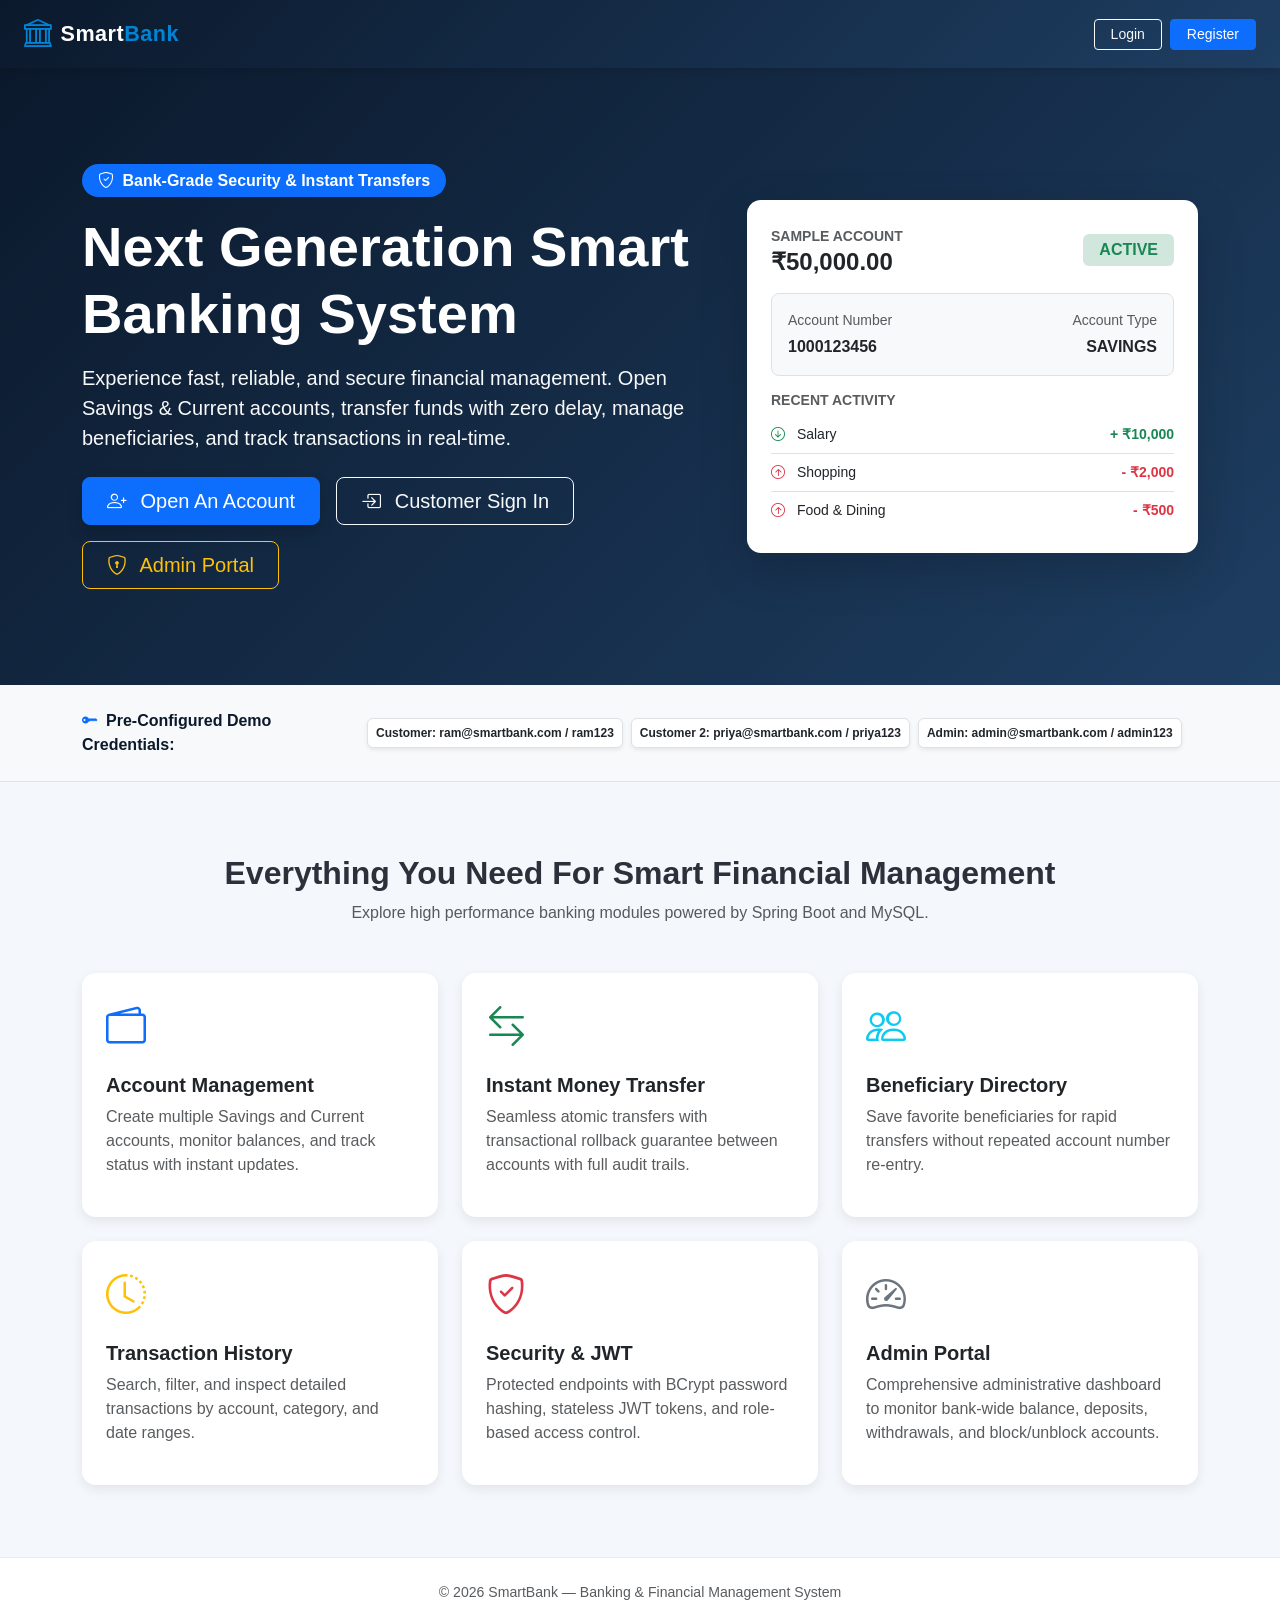
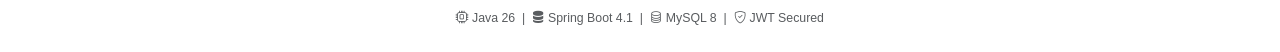
<file: src/main/resources/static/index.html>
<!DOCTYPE html>
<html lang="en">
<head>
    <meta charset="UTF-8">
    <meta name="viewport" content="width=device-width, initial-scale=1.0">
    <title>SmartBank - Modern Banking & Financial Management</title>
    <link href="https://cdn.jsdelivr.net/npm/bootstrap@5.3.3/dist/css/bootstrap.min.css" rel="stylesheet">
    <link href="https://cdn.jsdelivr.net/npm/bootstrap-icons@1.11.3/font/bootstrap-icons.min.css" rel="stylesheet">
    <link rel="stylesheet" href="css/style.css">
</head>
<body>
    <div id="navbarContainer"></div>

    <main>
        <!-- Hero Section -->
        <section class="py-5 text-white" style="background: linear-gradient(135deg, #0b192c 0%, #1e3e62 100%);">
            <div class="container py-5">
                <div class="row align-items-center">
                    <div class="col-lg-7">
                        <div class="badge bg-primary px-3 py-2 mb-3 rounded-pill fs-6">
                            <i class="bi bi-shield-check me-1"></i> Bank-Grade Security & Instant Transfers
                        </div>
                        <h1 class="display-4 fw-bold mb-3">Next Generation Smart Banking System</h1>
                        <p class="lead mb-4 text-light opacity-90">
                            Experience fast, reliable, and secure financial management. Open Savings & Current accounts, transfer funds with zero delay, manage beneficiaries, and track transactions in real-time.
                        </p>
                        <div class="d-flex flex-wrap gap-3">
                            <a href="register.html" class="btn btn-primary btn-lg px-4 shadow">
                                <i class="bi bi-person-plus me-2"></i> Open An Account
                            </a>
                            <a href="login.html" class="btn btn-outline-light btn-lg px-4">
                                <i class="bi bi-box-arrow-in-right me-2"></i> Customer Sign In
                            </a>
                            <a href="login.html?role=admin" class="btn btn-outline-warning btn-lg px-4">
                                <i class="bi bi-shield-lock me-2"></i> Admin Portal
                            </a>
                        </div>
                    </div>
                    <div class="col-lg-5 mt-5 mt-lg-0">
                        <!-- Preview Card -->
                        <div class="card card-custom p-4 bg-white text-dark shadow-lg">
                            <div class="d-flex justify-content-between align-items-center mb-3">
                                <div>
                                    <small class="text-muted text-uppercase fw-semibold">Sample Account</small>
                                    <h4 class="mb-0 fw-bold">₹50,000.00</h4>
                                </div>
                                <span class="badge bg-success-subtle text-success fs-6 px-3 py-2">ACTIVE</span>
                            </div>
                            <div class="p-3 bg-light rounded-3 mb-3 border">
                                <div class="d-flex justify-content-between text-muted small mb-1">
                                    <span>Account Number</span>
                                    <span>Account Type</span>
                                </div>
                                <div class="d-flex justify-content-between fw-bold">
                                    <span>1000123456</span>
                                    <span>SAVINGS</span>
                                </div>
                            </div>
                            <h6 class="fw-bold mb-2 text-muted text-uppercase small">Recent Activity</h6>
                            <div class="list-group list-group-flush small">
                                <div class="list-group-item px-0 d-flex justify-content-between">
                                    <div><i class="bi bi-arrow-down-circle text-success me-2"></i> Salary</div>
                                    <span class="text-success fw-bold">+ ₹10,000</span>
                                </div>
                                <div class="list-group-item px-0 d-flex justify-content-between">
                                    <div><i class="bi bi-arrow-up-circle text-danger me-2"></i> Shopping</div>
                                    <span class="text-danger fw-bold">- ₹2,000</span>
                                </div>
                                <div class="list-group-item px-0 d-flex justify-content-between">
                                    <div><i class="bi bi-arrow-up-circle text-danger me-2"></i> Food & Dining</div>
                                    <span class="text-danger fw-bold">- ₹500</span>
                                </div>
                            </div>
                        </div>
                    </div>
                </div>
            </div>
        </section>

        <!-- Demo Accounts Highlight Banner -->
        <section class="py-4 bg-light border-bottom">
            <div class="container">
                <div class="row align-items-center">
                    <div class="col-md-3 text-center text-md-start mb-2 mb-md-0">
                        <span class="fw-bold text-navy"><i class="bi bi-key-fill text-primary me-2"></i>Pre-Configured Demo Credentials:</span>
                    </div>
                    <div class="col-md-9">
                        <div class="d-flex flex-wrap gap-2 justify-content-center justify-content-md-start">
                            <span class="badge bg-white text-dark border p-2 shadow-sm">
                                <strong>Customer:</strong> ram@smartbank.com / ram123
                            </span>
                            <span class="badge bg-white text-dark border p-2 shadow-sm">
                                <strong>Customer 2:</strong> priya@smartbank.com / priya123
                            </span>
                            <span class="badge bg-white text-dark border p-2 shadow-sm">
                                <strong>Admin:</strong> admin@smartbank.com / admin123
                            </span>
                        </div>
                    </div>
                </div>
            </div>
        </section>

        <!-- Features Section -->
        <section class="py-5">
            <div class="container py-4">
                <div class="text-center mb-5">
                    <h2 class="fw-bold">Everything You Need For Smart Financial Management</h2>
                    <p class="text-muted">Explore high performance banking modules powered by Spring Boot and MySQL.</p>
                </div>
                <div class="row g-4">
                    <div class="col-md-4">
                        <div class="card card-custom h-100 p-4">
                            <div class="feature-icon text-primary fs-1 mb-3">
                                <i class="bi bi-wallet2"></i>
                            </div>
                            <h5 class="fw-bold">Account Management</h5>
                            <p class="text-muted">Create multiple Savings and Current accounts, monitor balances, and track status with instant updates.</p>
                        </div>
                    </div>
                    <div class="col-md-4">
                        <div class="card card-custom h-100 p-4">
                            <div class="feature-icon text-success fs-1 mb-3">
                                <i class="bi bi-arrow-left-right"></i>
                            </div>
                            <h5 class="fw-bold">Instant Money Transfer</h5>
                            <p class="text-muted">Seamless atomic transfers with transactional rollback guarantee between accounts with full audit trails.</p>
                        </div>
                    </div>
                    <div class="col-md-4">
                        <div class="card card-custom h-100 p-4">
                            <div class="feature-icon text-info fs-1 mb-3">
                                <i class="bi bi-people"></i>
                            </div>
                            <h5 class="fw-bold">Beneficiary Directory</h5>
                            <p class="text-muted">Save favorite beneficiaries for rapid transfers without repeated account number re-entry.</p>
                        </div>
                    </div>
                    <div class="col-md-4">
                        <div class="card card-custom h-100 p-4">
                            <div class="feature-icon text-warning fs-1 mb-3">
                                <i class="bi bi-clock-history"></i>
                            </div>
                            <h5 class="fw-bold">Transaction History</h5>
                            <p class="text-muted">Search, filter, and inspect detailed transactions by account, category, and date ranges.</p>
                        </div>
                    </div>
                    <div class="col-md-4">
                        <div class="card card-custom h-100 p-4">
                            <div class="feature-icon text-danger fs-1 mb-3">
                                <i class="bi bi-shield-check"></i>
                            </div>
                            <h5 class="fw-bold">Security & JWT</h5>
                            <p class="text-muted">Protected endpoints with BCrypt password hashing, stateless JWT tokens, and role-based access control.</p>
                        </div>
                    </div>
                    <div class="col-md-4">
                        <div class="card card-custom h-100 p-4">
                            <div class="feature-icon text-secondary fs-1 mb-3">
                                <i class="bi bi-speedometer2"></i>
                            </div>
                            <h5 class="fw-bold">Admin Portal</h5>
                            <p class="text-muted">Comprehensive administrative dashboard to monitor bank-wide balance, deposits, withdrawals, and block/unblock accounts.</p>
                        </div>
                    </div>
                </div>
            </div>
        </section>
    </main>

    <div id="footerContainer"></div>

    <script src="https://cdn.jsdelivr.net/npm/bootstrap@5.3.3/dist/js/bootstrap.bundle.min.js"></script>
    <script src="js/app.js"></script>
    <script>
        document.addEventListener('DOMContentLoaded', () => {
            renderNavbar('home');
        });
    </script>
</body>
</html>
</file>
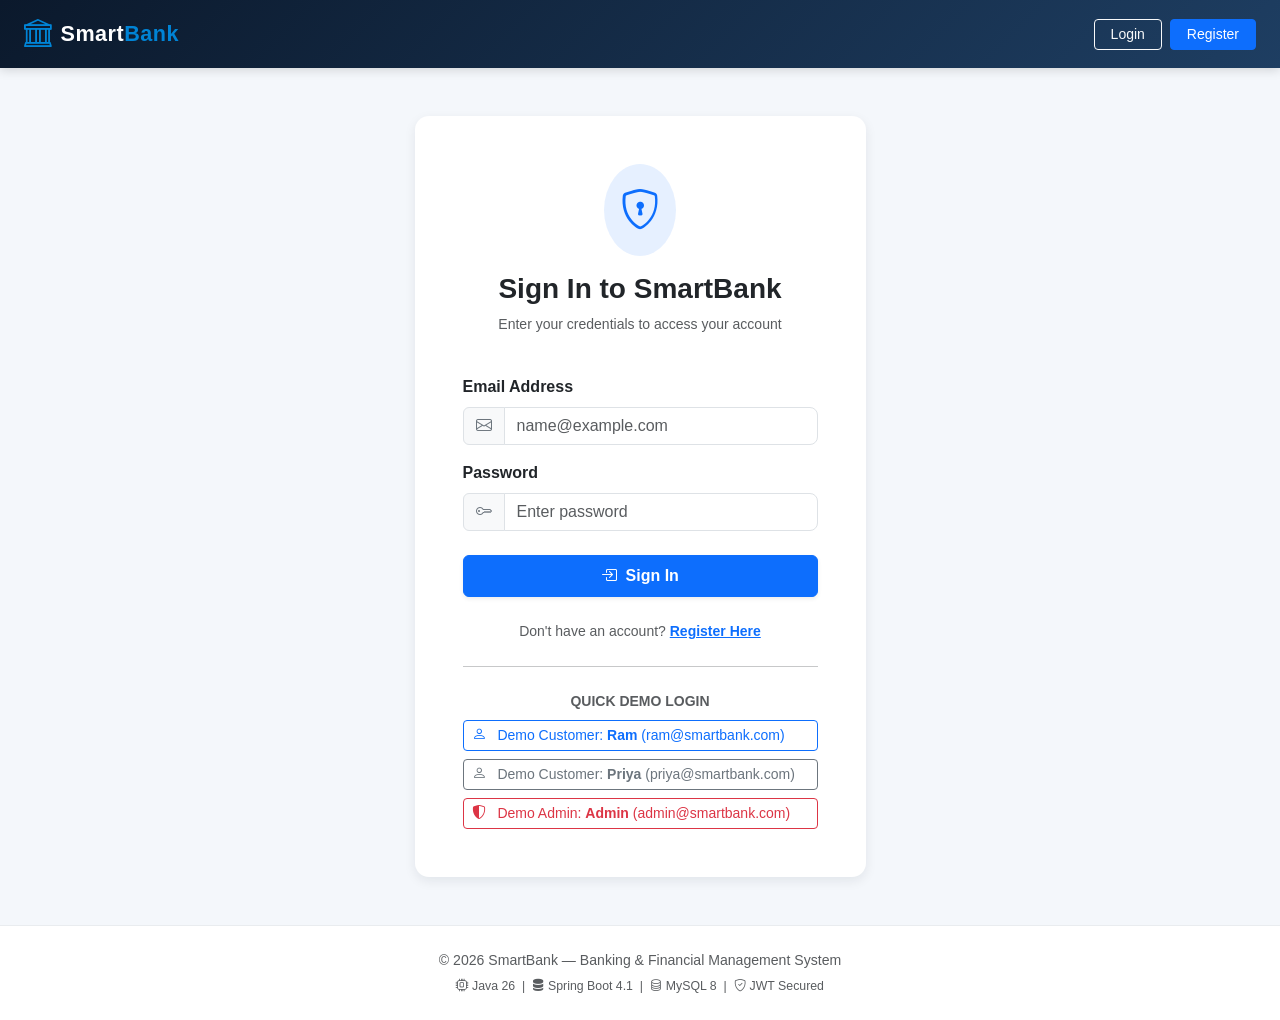
<file: src/main/resources/static/accounts.html>
<!DOCTYPE html>
<html lang="en">
<head>
    <meta charset="UTF-8">
    <meta name="viewport" content="width=device-width, initial-scale=1.0">
    <title>My Accounts - SmartBank</title>
    <link href="https://cdn.jsdelivr.net/npm/bootstrap@5.3.3/dist/css/bootstrap.min.css" rel="stylesheet">
    <link href="https://cdn.jsdelivr.net/npm/bootstrap-icons@1.11.3/font/bootstrap-icons.min.css" rel="stylesheet">
    <link rel="stylesheet" href="css/style.css">
</head>
<body>
    <div id="navbarContainer"></div>

    <main class="py-4">
        <div class="container">
            <div class="d-flex flex-column flex-md-row justify-content-between align-items-md-center mb-4 gap-3">
                <div>
                    <h3 class="fw-bold mb-1"><i class="bi bi-wallet2 text-primary me-2"></i>My Bank Accounts</h3>
                    <p class="text-muted small mb-0">Manage your Savings and Current accounts with SmartBank</p>
                </div>
                <button class="btn btn-primary shadow-sm" data-bs-toggle="modal" data-bs-target="#createAccountModal">
                    <i class="bi bi-plus-circle me-1"></i> Open New Account
                </button>
            </div>

            <!-- Accounts Grid -->
            <div class="row g-4 mb-4" id="accountsContainer">
                <div class="col-12 text-center py-5">
                    <div class="spinner-border text-primary" role="status"></div>
                    <div class="text-muted mt-2">Loading your accounts...</div>
                </div>
            </div>
        </div>
    </main>

    <!-- Create Account Modal -->
    <div class="modal fade" id="createAccountModal" tabindex="-1" aria-labelledby="createAccountModalLabel" aria-hidden="true">
        <div class="modal-dialog">
            <div class="modal-content">
                <div class="modal-header">
                    <h5 class="modal-title fw-bold" id="createAccountModalLabel"><i class="bi bi-bank text-primary me-2"></i>Open a New Account</h5>
                    <button type="button" class="btn-close" data-bs-dismiss="modal" aria-label="Close"></button>
                </div>
                <form id="createAccountForm">
                    <div class="modal-body">
                        <div class="mb-3">
                            <label for="accountType" class="form-label fw-semibold">Account Type</label>
                            <select class="form-select" id="accountType" required>
                                <option value="SAVINGS">Savings Account (Standard)</option>
                                <option value="CURRENT">Current Account (Business/High-Volume)</option>
                            </select>
                        </div>
                        <div class="mb-3">
                            <label for="customAccountNumber" class="form-label fw-semibold">Account Number (Optional)</label>
                            <input type="text" class="form-control" id="customAccountNumber" placeholder="Leave blank to auto-generate (10 digits)">
                            <small class="text-muted">If left blank, a unique 10-digit number will be generated automatically.</small>
                        </div>
                        <div class="mb-3">
                            <label for="initialDeposit" class="form-label fw-semibold">Initial Deposit (₹)</label>
                            <div class="input-group">
                                <span class="input-group-text">₹</span>
                                <input type="number" class="form-control" id="initialDeposit" min="0" step="0.01" value="0.00">
                            </div>
                            <small class="text-muted">Optional initial funds to credit immediately upon opening.</small>
                        </div>
                    </div>
                    <div class="modal-footer">
                        <button type="button" class="btn btn-secondary" data-bs-dismiss="modal">Cancel</button>
                        <button type="submit" class="btn btn-primary" id="saveAccountBtn">
                            <span class="spinner-border spinner-border-sm me-1 d-none" id="saveAccountSpinner"></span>
                            Open Account
                        </button>
                    </div>
                </form>
            </div>
        </div>
    </div>

    <div id="footerContainer"></div>

    <script src="https://cdn.jsdelivr.net/npm/bootstrap@5.3.3/dist/js/bootstrap.bundle.min.js"></script>
    <script src="js/app.js"></script>
    <script>
        async function loadAccounts() {
            requireAuth();
            const container = document.getElementById('accountsContainer');
            container.innerHTML = skeletonCards(3);

            try {
                const res = await authFetch('/api/accounts/my');
                const accounts = await res.json();

                if (!accounts || accounts.length === 0) {
                    container.innerHTML = `
                        <div class="col-12 text-center py-5">
                            <i class="bi bi-wallet2 fs-1 text-muted"></i>
                            <h5 class="fw-bold mt-3">No Accounts Found</h5>
                            <p class="text-muted">You do not have any open accounts yet.</p>
                            <button class="btn btn-primary btn-sm" data-bs-toggle="modal" data-bs-target="#createAccountModal">
                                Open Your First Account
                            </button>
                        </div>
                    `;
                    return;
                }

                container.innerHTML = accounts.map(acc => {
                    const isSavings = acc.accountType === 'SAVINGS';
                    const gradient = isSavings ? 'card-gradient-primary' : 'card-gradient-accent';
                    return `
                        <div class="col-md-6 col-lg-4">
                            <div class="card card-custom h-100 ${gradient} p-4">
                                <div class="d-flex justify-content-between align-items-center mb-3">
                                    <span class="badge bg-light text-dark fw-bold px-3 py-1">${acc.accountType}</span>
                                    ${statusBadge(acc.status)}
                                </div>
                                <div class="small opacity-75">Account Number</div>
                                <h4 class="fw-bold font-monospace tracking-wide mb-3">${acc.accountNumber}</h4>
                                <div class="small opacity-75">Available Balance</div>
                                <h2 class="fw-bold mb-4">${formatCurrency(acc.balance)}</h2>
                                <div class="d-flex gap-2 mt-auto pt-3 border-top border-white border-opacity-25">
                                    <a href="deposit.html?accountId=${acc.id}" class="btn btn-sm btn-light flex-grow-1">
                                        <i class="bi bi-arrow-down-circle text-success me-1"></i> Deposit
                                    </a>
                                    <a href="withdraw.html?accountId=${acc.id}" class="btn btn-sm btn-light flex-grow-1">
                                        <i class="bi bi-arrow-up-circle text-danger me-1"></i> Withdraw
                                    </a>
                                    <a href="transfer.html?accountId=${acc.id}" class="btn btn-sm btn-outline-light">
                                        <i class="bi bi-arrow-left-right"></i>
                                    </a>
                                </div>
                            </div>
                        </div>
                    `;
                }).join('');
            } catch (err) {
                showAlert(err.message, 'danger');
                container.innerHTML = `<div class="col-12 text-center text-danger py-4">Failed to load accounts: ${err.message}</div>`;
            }
        }

        document.addEventListener('DOMContentLoaded', () => {
            renderNavbar('accounts');
            loadAccounts();

            const form = document.getElementById('createAccountForm');
            form.addEventListener('submit', async (e) => {
                e.preventDefault();
                const accountType = document.getElementById('accountType').value;
                const accountNumber = document.getElementById('customAccountNumber').value.trim();
                const initialDepositVal = parseFloat(document.getElementById('initialDeposit').value || '0');

                const btn = document.getElementById('saveAccountBtn');
                const spinner = document.getElementById('saveAccountSpinner');
                btn.disabled = true;
                spinner.classList.remove('d-none');

                try {
                    const payload = {
                        accountType,
                        accountNumber: accountNumber || null,
                        initialDeposit: initialDepositVal > 0 ? initialDepositVal : null
                    };

                    const res = await authFetch('/api/accounts', {
                        method: 'POST',
                        body: JSON.stringify(payload)
                    });

                    const data = await res.json();
                    if (!res.ok) throw new Error(data.message || 'Failed to create account');

                    showAlert(`Account ${data.accountNumber} (${data.accountType}) created successfully!`, 'success');

                    const modal = bootstrap.Modal.getInstance(document.getElementById('createAccountModal'));
                    modal.hide();
                    form.reset();
                    loadAccounts();
                } catch (err) {
                    showAlert(err.message, 'danger');
                } finally {
                    btn.disabled = false;
                    spinner.classList.add('d-none');
                }
            });
        });
    </script>
</body>
</html>
</file>
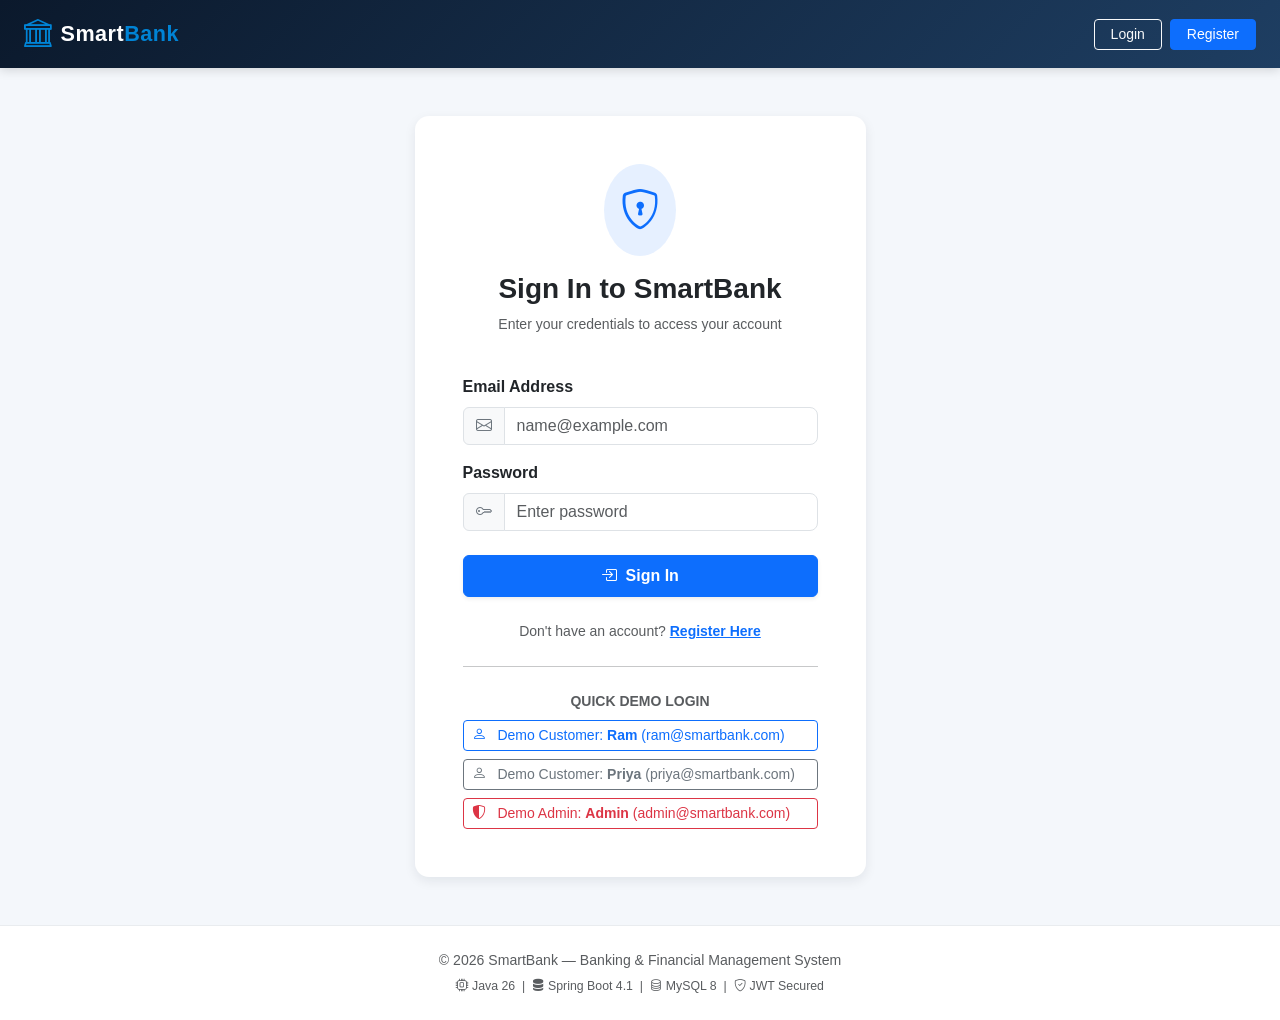
<file: src/main/resources/static/admin-dashboard.html>
<!DOCTYPE html>
<html lang="en">
<head>
    <meta charset="UTF-8">
    <meta name="viewport" content="width=device-width, initial-scale=1.0">
    <title>Admin Dashboard - SmartBank</title>
    <link href="https://cdn.jsdelivr.net/npm/bootstrap@5.3.3/dist/css/bootstrap.min.css" rel="stylesheet">
    <link href="https://cdn.jsdelivr.net/npm/bootstrap-icons@1.11.3/font/bootstrap-icons.min.css" rel="stylesheet">
    <link rel="stylesheet" href="css/style.css">
</head>
<body>
    <div id="navbarContainer"></div>

    <main class="py-4">
        <div class="container">
            <!-- Header -->
            <div class="d-flex flex-column flex-md-row justify-content-between align-items-md-center mb-4 gap-3">
                <div>
                    <div class="badge bg-danger px-3 py-1 mb-2">ADMINISTRATOR PORTAL</div>
                    <h3 class="fw-bold mb-0"><i class="bi bi-shield-shaded text-danger me-2"></i>Executive Banking Operations</h3>
                    <p class="text-muted small mb-0">System metrics, account controls, and liquidity monitoring</p>
                </div>
                <div class="d-flex gap-2">
                    <a href="users.html" class="btn btn-outline-primary btn-sm">
                        <i class="bi bi-people me-1"></i> Customer Directory
                    </a>
                    <button class="btn btn-outline-secondary btn-sm" onclick="loadAdminDashboard()">
                        <i class="bi bi-arrow-clockwise me-1"></i> Refresh
                    </button>
                </div>
            </div>

            <!-- Metrics Cards -->
            <div class="row g-3 mb-4">
                <div class="col-sm-6 col-lg-3">
                    <div class="card card-custom p-3 border-start border-4 border-primary">
                        <div class="d-flex justify-content-between">
                            <span class="text-muted small fw-semibold text-uppercase">Total Customers</span>
                            <i class="bi bi-people text-primary fs-4"></i>
                        </div>
                        <h3 class="fw-bold my-1" id="statCustomers">0</h3>
                        <small class="text-muted">Registered in database</small>
                    </div>
                </div>

                <div class="col-sm-6 col-lg-3">
                    <div class="card card-custom p-3 border-start border-4 border-info">
                        <div class="d-flex justify-content-between">
                            <span class="text-muted small fw-semibold text-uppercase">Total Accounts</span>
                            <i class="bi bi-wallet2 text-info fs-4"></i>
                        </div>
                        <h3 class="fw-bold my-1" id="statAccounts">0</h3>
                        <small class="text-muted"><span id="statActiveAccounts" class="text-success fw-bold">0</span> Active / <span id="statBlockedAccounts" class="text-danger fw-bold">0</span> Blocked</small>
                    </div>
                </div>

                <div class="col-sm-6 col-lg-3">
                    <div class="card card-custom p-3 border-start border-4 border-success">
                        <div class="d-flex justify-content-between">
                            <span class="text-muted small fw-semibold text-uppercase">Total Bank Liquidity</span>
                            <i class="bi bi-currency-rupee text-success fs-4"></i>
                        </div>
                        <h3 class="fw-bold my-1 text-success" id="statTotalBalance">₹0.00</h3>
                        <small class="text-muted">Total deposits across all accounts</small>
                    </div>
                </div>

                <div class="col-sm-6 col-lg-3">
                    <div class="card card-custom p-3 border-start border-4 border-warning">
                        <div class="d-flex justify-content-between">
                            <span class="text-muted small fw-semibold text-uppercase">Transactions Logged</span>
                            <i class="bi bi-activity text-warning fs-4"></i>
                        </div>
                        <h3 class="fw-bold my-1" id="statTransactions">0</h3>
                        <small class="text-muted"><span id="statDeposits">0</span> Dep / <span id="statWithdrawals">0</span> Wdr</small>
                    </div>
                </div>
            </div>

            <!-- Manage Bank Accounts (Block/Unblock) -->
            <div class="card card-custom p-4 mb-4">
                <div class="d-flex flex-column flex-md-row justify-content-between align-items-md-center mb-3 gap-2">
                    <div>
                        <h5 class="fw-bold mb-0"><i class="bi bi-bank me-2 text-primary"></i>All Bank Accounts & Access Control</h5>
                        <small class="text-muted">Monitor balance status and block/unblock customer bank accounts</small>
                    </div>
                    <div style="min-width: 250px;">
                        <input type="text" class="form-control form-control-sm" id="searchAccountInput" placeholder="Filter by account # or customer...">
                    </div>
                </div>

                <div class="table-responsive">
                    <table class="table table-custom table-hover align-middle mb-0">
                        <thead class="table-light">
                            <tr>
                                <th>#</th>
                                <th>Account Number</th>
                                <th>Customer Name</th>
                                <th>Account Type</th>
                                <th class="text-end">Balance</th>
                                <th class="text-center">Status</th>
                                <th class="text-end">Action</th>
                            </tr>
                        </thead>
                        <tbody id="adminAccountsBody">
                            <tr>
                                <td colspan="7" class="text-center py-4 text-muted">
                                    <div class="spinner-border spinner-border-sm text-primary me-2"></div> Loading accounts...
                                </td>
                            </tr>
                        </tbody>
                    </table>
                </div>
            </div>

            <!-- Bank-Wide Recent Transactions -->
            <div class="card card-custom p-4">
                <div class="mb-3">
                    <h5 class="fw-bold mb-0"><i class="bi bi-shield-check me-2 text-danger"></i>Bank-Wide Activity Feed</h5>
                    <small class="text-muted">System-level audit trail of deposits, withdrawals, and inter-account transfers</small>
                </div>

                <div class="table-responsive">
                    <table class="table table-custom table-hover align-middle mb-0">
                        <thead class="table-light">
                            <tr>
                                <th>ID</th>
                                <th>Account #</th>
                                <th>Type</th>
                                <th>Description</th>
                                <th>Date & Time</th>
                                <th class="text-end">Amount</th>
                                <th class="text-end">Balance After</th>
                            </tr>
                        </thead>
                        <tbody id="adminTransactionsBody">
                            <tr>
                                <td colspan="7" class="text-center py-4 text-muted">
                                    <div class="spinner-border spinner-border-sm text-primary me-2"></div> Loading audit feed...
                                </td>
                            </tr>
                        </tbody>
                    </table>
                </div>
            </div>

        </div>
    </main>

    <div id="footerContainer"></div>

    <script src="https://cdn.jsdelivr.net/npm/bootstrap@5.3.3/dist/js/bootstrap.bundle.min.js"></script>
    <script src="js/app.js"></script>
    <script>
        let allAccounts = [];

        async function loadAdminDashboard() {
            requireAdmin();
            renderNavbar('admin-dashboard');

            try {
                // Load statistics
                const statsRes = await authFetch('/api/admin/dashboard');
                const stats = await statsRes.json();

                document.getElementById('statCustomers').innerText = stats.totalCustomers;
                document.getElementById('statAccounts').innerText = stats.totalAccounts;
                document.getElementById('statActiveAccounts').innerText = stats.activeAccounts;
                document.getElementById('statBlockedAccounts').innerText = stats.blockedAccounts;
                document.getElementById('statTotalBalance').innerText = formatCurrency(stats.totalBankBalance);
                document.getElementById('statTransactions').innerText = stats.totalTransactions;
                document.getElementById('statDeposits').innerText = stats.totalDeposits;
                document.getElementById('statWithdrawals').innerText = stats.totalWithdrawals;

                // Render recent transactions feed
                const txBody = document.getElementById('adminTransactionsBody');
                if (!stats.recentTransactions || stats.recentTransactions.length === 0) {
                    txBody.innerHTML = `<tr><td colspan="7" class="text-center py-4 text-muted">No transactions in system.</td></tr>`;
                } else {
                    txBody.innerHTML = stats.recentTransactions.map(tx => `
                        <tr>
                            <td class="text-muted small">${tx.id}</td>
                            <td class="font-monospace small">${tx.accountNumber || '-'}</td>
                            <td>${txBadgeHTML(tx.transactionType)}</td>
                            <td class="fw-semibold">${tx.description || '-'}</td>
                            <td class="text-muted small">${formatDate(tx.transactionDate)}</td>
                            <td class="text-end">${txAmountHTML(tx.transactionType, tx.amount)}</td>
                            <td class="text-end fw-bold text-muted">${formatCurrency(tx.balanceAfter)}</td>
                        </tr>
                    `).join('');
                }

                // Load accounts for control
                loadAccounts();
            } catch (err) {
                showAlert(err.message, 'danger');
            }
        }

        async function loadAccounts() {
            try {
                const res = await authFetch('/api/admin/accounts');
                allAccounts = await res.json();
                renderAccountsTable();
            } catch (err) {
                document.getElementById('adminAccountsBody').innerHTML = `
                    <tr><td colspan="7" class="text-center text-danger py-4">Failed to load accounts</td></tr>
                `;
            }
        }

        function renderAccountsTable() {
            const tbody = document.getElementById('adminAccountsBody');
            const searchVal = document.getElementById('searchAccountInput').value.trim().toLowerCase();

            const filtered = allAccounts.filter(acc => {
                const num = (acc.accountNumber || '').toLowerCase();
                const user = (acc.userName || '').toLowerCase();
                return num.includes(searchVal) || user.includes(searchVal);
            });

            if (!filtered || filtered.length === 0) {
                tbody.innerHTML = `<tr><td colspan="7" class="text-center py-4 text-muted">No accounts match query</td></tr>`;
                return;
            }

            tbody.innerHTML = filtered.map((acc, idx) => {
                const isBlocked = acc.status === 'BLOCKED';
                return `
                    <tr>
                        <td class="text-muted small">${idx + 1}</td>
                        <td class="fw-bold font-monospace">${acc.accountNumber}</td>
                        <td>${acc.userName || ('User #' + (acc.userId || '-'))}</td>
                        <td><span class="badge ${acc.accountType === 'SAVINGS' ? 'badge-savings' : 'badge-current'}">${acc.accountType}</span></td>
                        <td class="text-end fw-bold">${formatCurrency(acc.balance)}</td>
                        <td class="text-center">
                            ${statusBadge(acc.status)}
                        </td>
                        <td class="text-end">
                            ${isBlocked ? `
                                <button class="btn btn-sm btn-outline-success" onclick="toggleAccountStatus(${acc.id}, 'ACTIVE')">
                                    <i class="bi bi-unlock me-1"></i> Unblock
                                </button>
                            ` : `
                                <button class="btn btn-sm btn-outline-danger" onclick="toggleAccountStatus(${acc.id}, 'BLOCKED')">
                                    <i class="bi bi-lock me-1"></i> Block
                                </button>
                            `}
                        </td>
                    </tr>
                `;
            }).join('');
        }

        async function toggleAccountStatus(accountId, newStatus) {
            const actionText = newStatus === 'BLOCKED' ? 'block' : 'unblock';
            if (!confirm(`Are you sure you want to ${actionText} this account?`)) {
                return;
            }

            try {
                const res = await authFetch(`/api/admin/accounts/${accountId}/status`, {
                    method: 'PUT',
                    body: JSON.stringify({ status: newStatus })
                });

                if (!res.ok) {
                    const err = await res.json().catch(() => ({ message: 'Status update failed' }));
                    throw new Error(err.message);
                }

                showAlert(`Account successfully marked as ${newStatus}`, 'success');
                loadAdminDashboard();
            } catch (err) {
                showAlert(err.message, 'danger');
            }
        }

        document.addEventListener('DOMContentLoaded', () => {
            loadAdminDashboard();
            document.getElementById('searchAccountInput').addEventListener('input', renderAccountsTable);
        });
    </script>
</body>
</html>
</file>
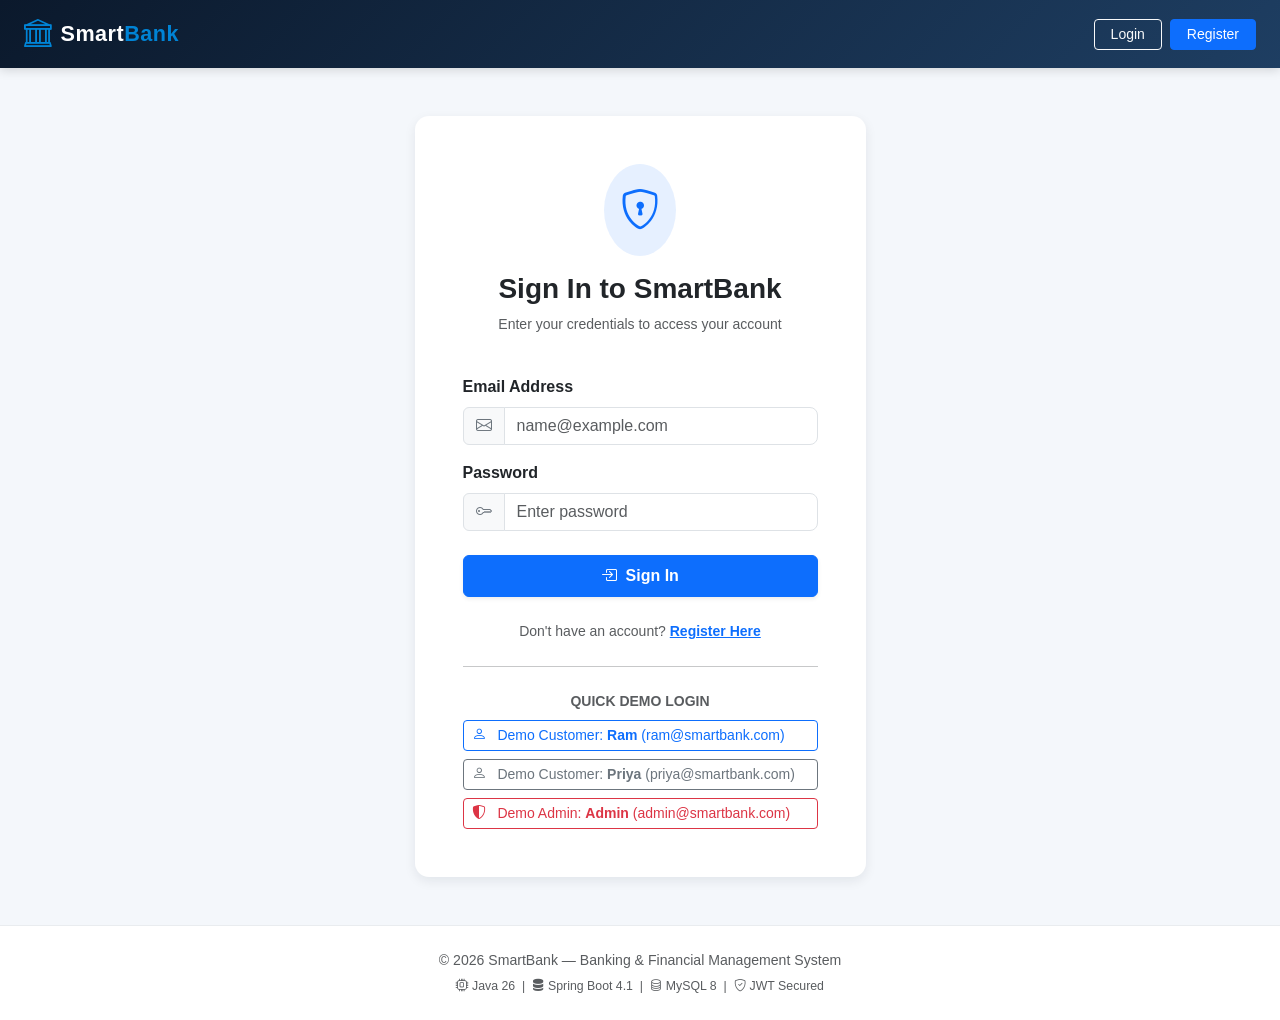
<file: src/main/resources/static/beneficiaries.html>
<!DOCTYPE html>
<html lang="en">
<head>
    <meta charset="UTF-8">
    <meta name="viewport" content="width=device-width, initial-scale=1.0">
    <title>Beneficiaries - SmartBank</title>
    <link href="https://cdn.jsdelivr.net/npm/bootstrap@5.3.3/dist/css/bootstrap.min.css" rel="stylesheet">
    <link href="https://cdn.jsdelivr.net/npm/bootstrap-icons@1.11.3/font/bootstrap-icons.min.css" rel="stylesheet">
    <link rel="stylesheet" href="css/style.css">
</head>
<body>
    <div id="navbarContainer"></div>

    <main class="py-4">
        <div class="container">
            <div class="d-flex flex-column flex-md-row justify-content-between align-items-md-center mb-4 gap-3">
                <div>
                    <h3 class="fw-bold mb-1"><i class="bi bi-person-lines-fill text-primary me-2"></i>Beneficiary Management</h3>
                    <p class="text-muted small mb-0">Save and manage recipient accounts for quick and error-free fund transfers</p>
                </div>
                <button class="btn btn-primary shadow-sm" data-bs-toggle="modal" data-bs-target="#addBeneficiaryModal">
                    <i class="bi bi-person-plus me-1"></i> Add Beneficiary
                </button>
            </div>

            <!-- Beneficiaries Table Card -->
            <div class="card card-custom p-4">
                <div class="table-responsive">
                    <table class="table table-custom table-hover align-middle mb-0">
                        <thead class="table-light">
                            <tr>
                                <th>#</th>
                                <th>Beneficiary Name</th>
                                <th>Account Number</th>
                                <th>Bank Name</th>
                                <th class="text-end">Actions</th>
                            </tr>
                        </thead>
                        <tbody id="beneficiariesBody">
                            <tr>
                                <td colspan="5" class="text-center py-4 text-muted">
                                    <div class="spinner-border spinner-border-sm text-primary me-2"></div> Loading beneficiaries...
                                </td>
                            </tr>
                        </tbody>
                    </table>
                </div>
            </div>

        </div>
    </main>

    <!-- Add Beneficiary Modal -->
    <div class="modal fade" id="addBeneficiaryModal" tabindex="-1" aria-labelledby="addBeneficiaryModalLabel" aria-hidden="true">
        <div class="modal-dialog">
            <div class="modal-content">
                <div class="modal-header">
                    <h5 class="modal-title fw-bold" id="addBeneficiaryModalLabel"><i class="bi bi-person-plus text-primary me-2"></i>Add New Beneficiary</h5>
                    <button type="button" class="btn-close" data-bs-dismiss="modal" aria-label="Close"></button>
                </div>
                <form id="addBeneficiaryForm">
                    <div class="modal-body">
                        <div class="mb-3">
                            <label for="benName" class="form-label fw-semibold">Beneficiary Name</label>
                            <input type="text" class="form-control" id="benName" placeholder="e.g. Priya Sharma" required>
                        </div>
                        <div class="mb-3">
                            <label for="benAccount" class="form-label fw-semibold">Account Number</label>
                            <input type="text" class="form-control" id="benAccount" placeholder="e.g. 1000987654" required>
                        </div>
                        <div class="mb-3">
                            <label for="benBank" class="form-label fw-semibold">Bank Name</label>
                            <input type="text" class="form-control" id="benBank" placeholder="e.g. Smart Bank / SBI / HDFC" value="Smart Bank">
                        </div>
                    </div>
                    <div class="modal-footer">
                        <button type="button" class="btn btn-secondary" data-bs-dismiss="modal">Cancel</button>
                        <button type="submit" class="btn btn-primary" id="saveBenBtn">
                            <span class="spinner-border spinner-border-sm me-1 d-none" id="saveBenSpinner"></span>
                            Save Beneficiary
                        </button>
                    </div>
                </form>
            </div>
        </div>
    </div>

    <div id="footerContainer"></div>

    <script src="https://cdn.jsdelivr.net/npm/bootstrap@5.3.3/dist/js/bootstrap.bundle.min.js"></script>
    <script src="js/app.js"></script>
    <script>
        async function loadBeneficiaries() {
            requireAuth();
            const tbody = document.getElementById('beneficiariesBody');
            tbody.innerHTML = skeletonRows(5, 3);

            try {
                const res = await authFetch('/api/beneficiaries/my');
                const list = await res.json();

                if (!list || list.length === 0) {
                    tbody.innerHTML = `
                        <tr>
                            <td colspan="5" class="text-center py-5 text-muted">
                                <i class="bi bi-person-x fs-1 text-muted"></i>
                                <h6 class="fw-bold mt-2">No Beneficiaries Added Yet</h6>
                                <p class="small text-muted mb-3">Add frequently used accounts for one-click money transfers.</p>
                                <button class="btn btn-primary btn-sm" data-bs-toggle="modal" data-bs-target="#addBeneficiaryModal">Add Beneficiary</button>
                            </td>
                        </tr>
                    `;
                    return;
                }

                tbody.innerHTML = list.map((b, idx) => `
                    <tr>
                        <td class="text-muted small">${idx + 1}</td>
                        <td class="fw-semibold">
                            <i class="bi bi-person-circle text-primary me-2"></i> ${b.name}
                        </td>
                        <td class="font-monospace">${b.accountNumber}</td>
                        <td><span class="badge bg-light text-dark border">${b.bankName || 'Smart Bank'}</span></td>
                        <td class="text-end">
                            <a href="transfer.html?to=${b.accountNumber}" class="btn btn-sm btn-outline-primary me-1" title="Transfer Money">
                                <i class="bi bi-send me-1"></i> Send Money
                            </a>
                            <button class="btn btn-sm btn-outline-danger" onclick="deleteBeneficiary(${b.id}, '${b.name}')" title="Delete Beneficiary">
                                <i class="bi bi-trash"></i>
                            </button>
                        </td>
                    </tr>
                `).join('');
            } catch (err) {
                showAlert(err.message, 'danger');
                tbody.innerHTML = `<tr><td colspan="5" class="text-center text-danger py-4">Failed to load beneficiaries</td></tr>`;
            }
        }

        async function deleteBeneficiary(id, name) {
            if (!confirm(`Are you sure you want to remove beneficiary "${name}"?`)) {
                return;
            }

            try {
                const res = await authFetch(`/api/beneficiaries/${id}`, {
                    method: 'DELETE'
                });

                if (!res.ok) {
                    const err = await res.json().catch(() => ({ message: 'Failed to delete' }));
                    throw new Error(err.message);
                }

                showAlert(`Beneficiary "${name}" removed successfully`, 'success');
                loadBeneficiaries();
            } catch (err) {
                showAlert(err.message, 'danger');
            }
        }

        document.addEventListener('DOMContentLoaded', () => {
            renderNavbar('beneficiaries');
            loadBeneficiaries();

            const form = document.getElementById('addBeneficiaryForm');
            form.addEventListener('submit', async (e) => {
                e.preventDefault();
                const name = document.getElementById('benName').value.trim();
                const accountNumber = document.getElementById('benAccount').value.trim();
                const bankName = document.getElementById('benBank').value.trim() || 'Smart Bank';

                const btn = document.getElementById('saveBenBtn');
                const spinner = document.getElementById('saveBenSpinner');
                btn.disabled = true;
                spinner.classList.remove('d-none');

                try {
                    const res = await authFetch('/api/beneficiaries', {
                        method: 'POST',
                        body: JSON.stringify({ name, accountNumber, bankName })
                    });

                    const data = await res.json();
                    if (!res.ok) throw new Error(data.message || 'Failed to add beneficiary');

                    showAlert(`Beneficiary "${name}" added successfully!`, 'success');
                    const modal = bootstrap.Modal.getInstance(document.getElementById('addBeneficiaryModal'));
                    modal.hide();
                    form.reset();
                    loadBeneficiaries();
                } catch (err) {
                    showAlert(err.message, 'danger');
                } finally {
                    btn.disabled = false;
                    spinner.classList.add('d-none');
                }
            });
        });
    </script>
</body>
</html>
</file>
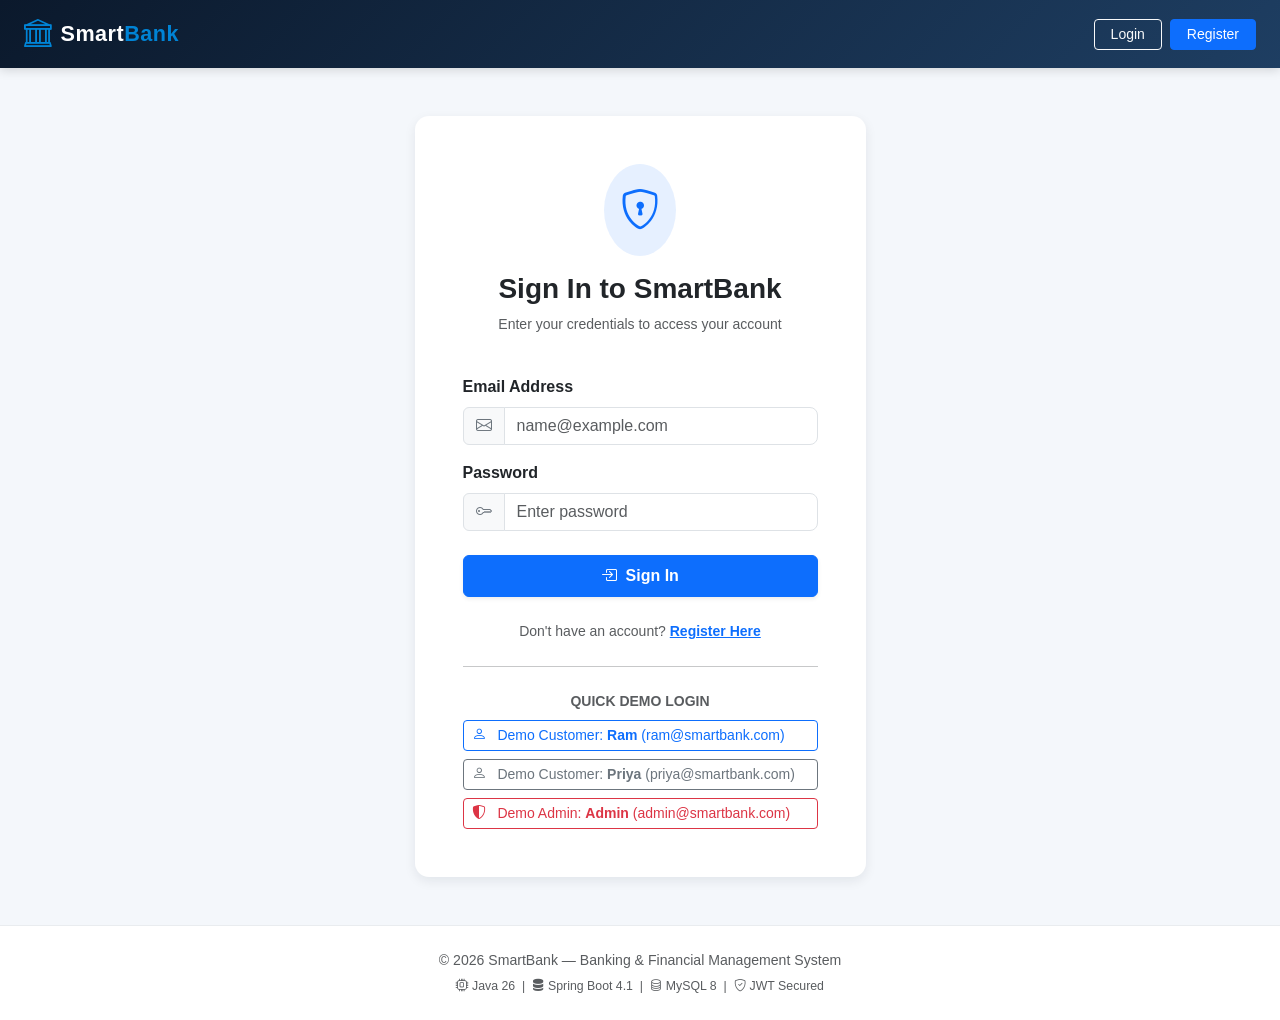
<file: src/main/resources/static/dashboard.html>
<!DOCTYPE html>
<html lang="en">
<head>
    <meta charset="UTF-8">
    <meta name="viewport" content="width=device-width, initial-scale=1.0">
    <title>Customer Dashboard - SmartBank</title>
    <link href="https://cdn.jsdelivr.net/npm/bootstrap@5.3.3/dist/css/bootstrap.min.css" rel="stylesheet">
    <link href="https://cdn.jsdelivr.net/npm/bootstrap-icons@1.11.3/font/bootstrap-icons.min.css" rel="stylesheet">
    <link rel="stylesheet" href="css/style.css">
</head>
<body>
    <div id="navbarContainer"></div>

    <main class="py-4">
        <div class="container">
            <!-- Welcome Header Card -->
            <div class="card card-custom p-4 mb-4 card-gradient-primary">
                <div class="d-flex flex-column flex-md-row justify-content-between align-items-md-center gap-3">
                    <div>
                        <span class="text-uppercase small tracking-wide opacity-75">Customer Portal</span>
                        <h2 class="fw-bold mb-0" id="welcomeUser">Welcome, User</h2>
                    </div>
                    <div class="d-flex align-items-center gap-2">
                        <label for="accountSelect" class="text-white small fw-semibold text-nowrap">Active Account:</label>
                        <select class="form-select form-select-sm bg-white text-dark border-0 shadow-sm" id="accountSelect" style="min-width: 200px;">
                            <option value="">Loading accounts...</option>
                        </select>
                        <a href="accounts.html" class="btn btn-sm btn-outline-light text-nowrap" title="Add another account">
                            <i class="bi bi-plus-lg"></i> New Account
                        </a>
                    </div>
                </div>
            </div>

            <!-- Primary Account Info Card -->
            <div class="row g-4 mb-4">
                <div class="col-lg-6">
                    <div class="card card-custom h-100 p-4 border-start border-4 border-primary">
                        <div class="d-flex justify-content-between align-items-center mb-2">
                            <span class="text-muted text-uppercase fw-semibold small">Account Balance</span>
                            <span class="badge bg-success" id="accountStatusBadge">ACTIVE</span>
                        </div>
                        <div class="balance-display text-primary mb-3" id="accountBalanceDisplay">₹0.00</div>
                        <div class="d-flex justify-content-between small text-muted pt-2 border-top">
                            <span>Account Type: <strong class="text-dark" id="accountTypeDisplay">-</strong></span>
                            <span>Currency: <strong class="text-dark">INR (₹)</strong></span>
                        </div>
                    </div>
                </div>

                <div class="col-lg-6">
                    <div class="card card-custom h-100 p-4 border-start border-4 border-info">
                        <div class="d-flex justify-content-between align-items-center mb-2">
                            <span class="text-muted text-uppercase fw-semibold small">Account Number</span>
                            <button class="btn btn-sm btn-outline-secondary py-0 px-2" onclick="copyAccountNumber()" title="Copy Account Number">
                                <i class="bi bi-copy"></i> Copy
                            </button>
                        </div>
                        <h3 class="fw-bold tracking-wider mb-3 text-navy font-monospace" id="accountNumberDisplay">----------</h3>
                        <div class="d-flex justify-content-between small text-muted pt-2 border-top">
                            <span>Account Holder: <strong class="text-dark" id="accountHolderDisplay">-</strong></span>
                            <span>IFSC: <strong class="text-dark">SMRT0001001</strong></span>
                        </div>
                    </div>
                </div>
            </div>

            <!-- Action Buttons Grid: Deposit | Withdraw | Transfer | Transactions -->
            <div class="row g-3 mb-4">
                <div class="col-6 col-md-3">
                    <a href="deposit.html" class="action-btn btn-deposit shadow-sm">
                        <i class="bi bi-arrow-down-circle"></i>
                        <span>Deposit</span>
                    </a>
                </div>
                <div class="col-6 col-md-3">
                    <a href="withdraw.html" class="action-btn btn-withdraw shadow-sm">
                        <i class="bi bi-arrow-up-circle"></i>
                        <span>Withdraw</span>
                    </a>
                </div>
                <div class="col-6 col-md-3">
                    <a href="transfer.html" class="action-btn btn-transfer shadow-sm">
                        <i class="bi bi-arrow-left-right"></i>
                        <span>Transfer</span>
                    </a>
                </div>
                <div class="col-6 col-md-3">
                    <a href="transactions.html" class="action-btn btn-history shadow-sm">
                        <i class="bi bi-clock-history"></i>
                        <span>Transactions</span>
                    </a>
                </div>
            </div>

            <!-- Recent Transactions Section -->
            <div class="card card-custom p-4 mb-4">
                <div class="d-flex justify-content-between align-items-center mb-3">
                    <div>
                        <h5 class="fw-bold mb-0">Recent Transactions</h5>
                        <small class="text-muted">Latest activity for selected account</small>
                    </div>
                    <a href="transactions.html" class="btn btn-sm btn-outline-primary">
                        View All <i class="bi bi-arrow-right"></i>
                    </a>
                </div>

                <div class="table-responsive">
                    <table class="table table-custom table-hover align-middle mb-0">
                        <thead class="table-light">
                            <tr>
                                <th>Type</th>
                                <th>Description</th>
                                <th>Date & Time</th>
                                <th class="text-end">Amount</th>
                                <th class="text-end">Balance After</th>
                            </tr>
                        </thead>
                        <tbody id="recentTransactionsBody">
                            <tr>
                                <td colspan="5" class="text-center py-4 text-muted">
                                    <div class="spinner-border spinner-border-sm text-primary me-2"></div> Loading transactions...
                                </td>
                            </tr>
                        </tbody>
                    </table>
                </div>
            </div>

            <!-- Beneficiaries Quick Widget -->
            <div class="row g-4">
                <div class="col-lg-6">
                    <div class="card card-custom p-4 h-100">
                        <div class="d-flex justify-content-between align-items-center mb-3">
                            <h6 class="fw-bold mb-0"><i class="bi bi-person-lines-fill me-2 text-primary"></i>Saved Beneficiaries</h6>
                            <a href="beneficiaries.html" class="btn btn-sm btn-link p-0 text-decoration-none">Manage</a>
                        </div>
                        <div id="quickBeneficiariesList" class="list-group list-group-flush">
                            <div class="text-muted small py-2">Loading beneficiaries...</div>
                        </div>
                    </div>
                </div>
                <div class="col-lg-6">
                    <div class="card card-custom p-4 h-100 bg-light">
                        <h6 class="fw-bold mb-2"><i class="bi bi-info-circle me-2 text-info"></i>Need Help?</h6>
                        <p class="text-muted small mb-3">
                            Transfers are processed instantly 24/7. Your account balance updates immediately after deposit, withdrawal, or fund transfer.
                        </p>
                        <div class="d-flex gap-2">
                            <a href="transfer.html" class="btn btn-outline-primary btn-sm"><i class="bi bi-send me-1"></i> Send Money</a>
                            <a href="accounts.html" class="btn btn-outline-secondary btn-sm"><i class="bi bi-plus-circle me-1"></i> Open Another Account</a>
                        </div>
                    </div>
                </div>
            </div>

        </div>
    </main>

    <div id="footerContainer"></div>

    <script src="https://cdn.jsdelivr.net/npm/bootstrap@5.3.3/dist/js/bootstrap.bundle.min.js"></script>
    <script src="js/app.js"></script>
    <script>
        let userAccounts = [];
        let currentAccountId = null;

        function copyAccountNumber() {
            const accNum = document.getElementById('accountNumberDisplay').innerText;
            if (accNum && accNum !== '----------') {
                navigator.clipboard.writeText(accNum);
                showAlert('Account number copied to clipboard: ' + accNum, 'success');
            }
        }

        async function loadDashboard() {
            requireAuth();
            const user = getUser();
            if (user) {
                document.getElementById('welcomeUser').innerText = `Welcome, ${user.name}`;
                document.getElementById('accountHolderDisplay').innerText = user.name;
            }

            try {
                // Fetch accounts for logged-in user
                const res = await authFetch('/api/accounts/my');
                userAccounts = await res.json();

                const select = document.getElementById('accountSelect');
                select.innerHTML = '';

                if (!userAccounts || userAccounts.length === 0) {
                    select.innerHTML = '<option value="">No accounts found</option>';
                    document.getElementById('accountBalanceDisplay').innerText = '₹0.00';
                    document.getElementById('accountNumberDisplay').innerText = 'None';
                    document.getElementById('recentTransactionsBody').innerHTML = `
                        <tr>
                            <td colspan="5" class="text-center py-4 text-muted">
                                You do not have an open bank account yet.
                                <br><a href="accounts.html" class="btn btn-primary btn-sm mt-2">Open Account Now</a>
                            </td>
                        </tr>
                    `;
                    return;
                }

                userAccounts.forEach(acc => {
                    const opt = document.createElement('option');
                    opt.value = acc.id;
                    opt.textContent = `${acc.accountType} - ${acc.accountNumber} (${formatCurrency(acc.balance)})`;
                    select.appendChild(opt);
                });

                // Check stored preference or default to first
                const savedAccId = localStorage.getItem('smart_bank_active_account');
                const matchingAcc = userAccounts.find(a => a.id == savedAccId);
                currentAccountId = matchingAcc ? matchingAcc.id : userAccounts[0].id;
                select.value = currentAccountId;

                select.addEventListener('change', (e) => {
                    currentAccountId = e.target.value;
                    localStorage.setItem('smart_bank_active_account', currentAccountId);
                    updateAccountDisplay();
                });

                updateAccountDisplay();
                loadBeneficiaries();
            } catch (err) {
                showAlert(err.message, 'danger');
            }
        }

        function updateAccountDisplay() {
            const acc = userAccounts.find(a => a.id == currentAccountId);
            if (!acc) return;

            document.getElementById('accountBalanceDisplay').innerText = formatCurrency(acc.balance);
            document.getElementById('accountNumberDisplay').innerText = acc.accountNumber;
            document.getElementById('accountTypeDisplay').innerText = acc.accountType;

            const badge = document.getElementById('accountStatusBadge');
            badge.outerHTML = statusBadge(acc.status);

            loadRecentTransactions(acc.id);
        }

        async function loadRecentTransactions(accountId) {
            const tbody = document.getElementById('recentTransactionsBody');
            tbody.innerHTML = skeletonRows(5, 4);

            try {
                const res = await authFetch(`/api/transactions/account/${accountId}`);
                const txs = await res.json();

                if (!txs || txs.length === 0) {
                    tbody.innerHTML = `<tr><td colspan="5" class="text-center py-4 text-muted">
                        <i class="bi bi-inbox fs-4 d-block mb-2 opacity-50"></i>No transactions found for this account.</td></tr>`;
                    return;
                }

                tbody.innerHTML = txs.slice(0, 5).map(tx => `
                    <tr>
                        <td>${txBadgeHTML(tx.transactionType)}</td>
                        <td class="fw-semibold">${tx.description || '-'}</td>
                        <td class="text-muted small">${formatDate(tx.transactionDate)}</td>
                        <td class="text-end">${txAmountHTML(tx.transactionType, tx.amount)}</td>
                        <td class="text-end text-muted">${formatCurrency(tx.balanceAfter)}</td>
                    </tr>`).join('');
            } catch (err) {
                tbody.innerHTML = `<tr><td colspan="5" class="text-center py-3 text-danger">
                    <i class="bi bi-exclamation-triangle me-1"></i>Failed to load transactions</td></tr>`;
            }
        }

        async function loadBeneficiaries() {
            const container = document.getElementById('quickBeneficiariesList');
            container.innerHTML = skeletonCards(3);
            try {
                const res = await authFetch('/api/beneficiaries/my');
                const list = await res.json();
                if (!list || list.length === 0) {
                    container.innerHTML = `<div class="text-muted small py-3 text-center">
                        <i class="bi bi-person-plus d-block fs-4 mb-1 opacity-50"></i>
                        No beneficiaries yet. <a href="beneficiaries.html">Add one &rarr;</a></div>`;
                    return;
                }
                container.innerHTML = list.slice(0, 3).map(b => `
                    <div class="list-group-item px-0 py-2 d-flex justify-content-between align-items-center border-0 border-bottom">
                        <div>
                            <div class="fw-semibold">${b.name}</div>
                            <small class="text-muted">${b.bankName || 'Bank'} &bull; ${b.accountNumber}</small>
                        </div>
                        <a href="transfer.html?to=${b.accountNumber}" class="btn btn-sm btn-outline-primary rounded-pill px-3">
                            <i class="bi bi-send me-1"></i>Send
                        </a>
                    </div>`).join('');
            } catch (err) {
                container.innerHTML = `<div class="text-danger small py-2">Could not load beneficiaries</div>`;
            }
        }

        document.addEventListener('DOMContentLoaded', () => {
            renderNavbar('dashboard');
            loadDashboard();
        });
    </script>
</body>
</html>
</file>
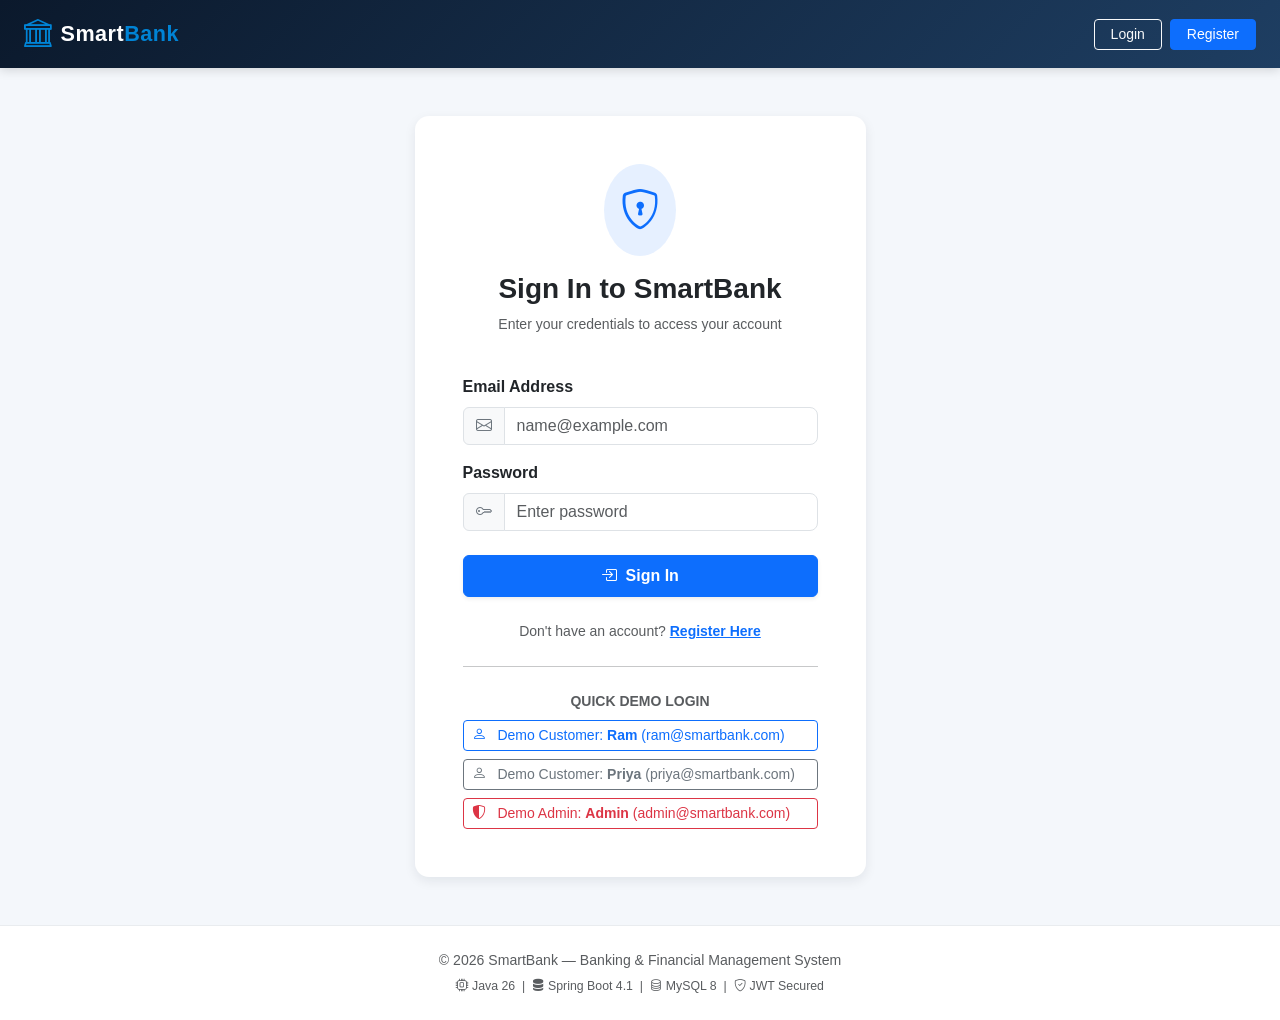
<file: src/main/resources/static/deposit.html>
<!DOCTYPE html>
<html lang="en">
<head>
    <meta charset="UTF-8">
    <meta name="viewport" content="width=device-width, initial-scale=1.0">
    <title>Deposit Funds - SmartBank</title>
    <link href="https://cdn.jsdelivr.net/npm/bootstrap@5.3.3/dist/css/bootstrap.min.css" rel="stylesheet">
    <link href="https://cdn.jsdelivr.net/npm/bootstrap-icons@1.11.3/font/bootstrap-icons.min.css" rel="stylesheet">
    <link rel="stylesheet" href="css/style.css">
</head>
<body>
    <div id="navbarContainer"></div>

    <main class="py-5">
        <div class="container">
            <div class="row justify-content-center">
                <div class="col-md-7 col-lg-6">
                    <div class="card card-custom p-4 p-md-5">
                        <div class="text-center mb-4">
                            <div class="bg-success bg-opacity-10 text-success d-inline-flex p-3 rounded-circle mb-3">
                                <i class="bi bi-arrow-down-circle fs-1"></i>
                            </div>
                            <h3 class="fw-bold">Deposit Funds</h3>
                            <p class="text-muted small">Credit funds securely into your bank account</p>
                        </div>

                        <form id="depositForm">
                            <div class="mb-3">
                                <label for="depositAccountSelect" class="form-label fw-semibold">Target Account</label>
                                <select class="form-select" id="depositAccountSelect" required>
                                    <option value="">Loading accounts...</option>
                                </select>
                            </div>

                            <div class="p-3 bg-light rounded-3 mb-3 border">
                                <div class="d-flex justify-content-between text-muted small">
                                    <span>Current Balance</span>
                                    <span>Projected New Balance</span>
                                </div>
                                <div class="d-flex justify-content-between fw-bold fs-5 mt-1">
                                    <span class="text-dark" id="currentBalText">₹0.00</span>
                                    <span class="text-success" id="newBalText">₹0.00</span>
                                </div>
                            </div>

                            <div class="mb-3">
                                <label for="amount" class="form-label fw-semibold">Deposit Amount (₹)</label>
                                <div class="input-group">
                                    <span class="input-group-text bg-light">₹</span>
                                    <input type="number" class="form-control form-control-lg" id="amount" min="1" step="0.01" placeholder="5000.00" required>
                                </div>
                            </div>

                            <div class="mb-4">
                                <label for="description" class="form-label fw-semibold">Description / Remarks</label>
                                <div class="input-group">
                                    <span class="input-group-text bg-light"><i class="bi bi-pencil"></i></span>
                                    <input type="text" class="form-control" id="description" placeholder="Salary, Cash Deposit, etc." value="Cash Deposit">
                                </div>
                            </div>

                            <button type="submit" class="btn btn-success w-100 py-3 fw-semibold shadow-sm" id="depositBtn">
                                <span class="spinner-border spinner-border-sm me-2 d-none" id="depositSpinner"></span>
                                <i class="bi bi-check2-circle me-1"></i> Confirm & Deposit
                            </button>
                        </form>

                        <div class="text-center mt-4">
                            <a href="dashboard.html" class="small text-muted text-decoration-none">
                                <i class="bi bi-arrow-left me-1"></i> Return to Dashboard
                            </a>
                        </div>
                    </div>
                </div>
            </div>
        </div>
    </main>

    <div id="footerContainer"></div>

    <script src="https://cdn.jsdelivr.net/npm/bootstrap@5.3.3/dist/js/bootstrap.bundle.min.js"></script>
    <script src="js/app.js"></script>
    <script>
        let accounts = [];

        function updateProjectedBalance() {
            const accSelect = document.getElementById('depositAccountSelect');
            const acc = accounts.find(a => a.id == accSelect.value);
            const amountInput = parseFloat(document.getElementById('amount').value || '0');

            if (acc) {
                const currentBal = Number(acc.balance);
                document.getElementById('currentBalText').innerText = formatCurrency(currentBal);
                const projected = currentBal + (amountInput > 0 ? amountInput : 0);
                document.getElementById('newBalText').innerText = formatCurrency(projected);
            }
        }

        async function initDepositPage() {
            requireAuth();
            renderNavbar('deposit');

            try {
                const res = await authFetch('/api/accounts/my');
                accounts = await res.json();

                const select = document.getElementById('depositAccountSelect');
                select.innerHTML = '';

                if (!accounts || accounts.length === 0) {
                    select.innerHTML = '<option value="">No accounts found</option>';
                    document.getElementById('depositBtn').disabled = true;
                    return;
                }

                accounts.forEach(acc => {
                    const opt = document.createElement('option');
                    opt.value = acc.id;
                    opt.textContent = `${acc.accountType} - ${acc.accountNumber} (${formatCurrency(acc.balance)})`;
                    select.appendChild(opt);
                });

                const urlParams = new URLSearchParams(window.location.search);
                const queryAccId = urlParams.get('accountId') || localStorage.getItem('smart_bank_active_account');
                if (queryAccId && accounts.some(a => a.id == queryAccId)) {
                    select.value = queryAccId;
                } else {
                    select.value = accounts[0].id;
                }

                select.addEventListener('change', updateProjectedBalance);
                document.getElementById('amount').addEventListener('input', updateProjectedBalance);
                updateProjectedBalance();
            } catch (err) {
                showAlert(err.message, 'danger');
            }
        }

        document.addEventListener('DOMContentLoaded', () => {
            initDepositPage();

            const form = document.getElementById('depositForm');
            form.addEventListener('submit', async (e) => {
                e.preventDefault();
                const accountId = document.getElementById('depositAccountSelect').value;
                const amount = parseFloat(document.getElementById('amount').value);
                const description = document.getElementById('description').value.trim() || 'Cash Deposit';

                const btn = document.getElementById('depositBtn');
                const spinner = document.getElementById('depositSpinner');
                btn.disabled = true;
                spinner.classList.remove('d-none');

                try {
                    const res = await authFetch(`/api/accounts/${accountId}/deposit`, {
                        method: 'POST',
                        body: JSON.stringify({ amount, description })
                    });

                    const data = await res.json();
                    if (!res.ok) throw new Error(data.message || 'Deposit failed');

                    showAlert(`₹${amount.toFixed(2)} deposited successfully! New balance: ${formatCurrency(data.balance)}`, 'success');
                    setTimeout(() => {
                        window.location.href = 'dashboard.html';
                    }, 1000);
                } catch (err) {
                    showAlert(err.message, 'danger');
                    btn.disabled = false;
                    spinner.classList.add('d-none');
                }
            });
        });
    </script>
</body>
</html>
</file>
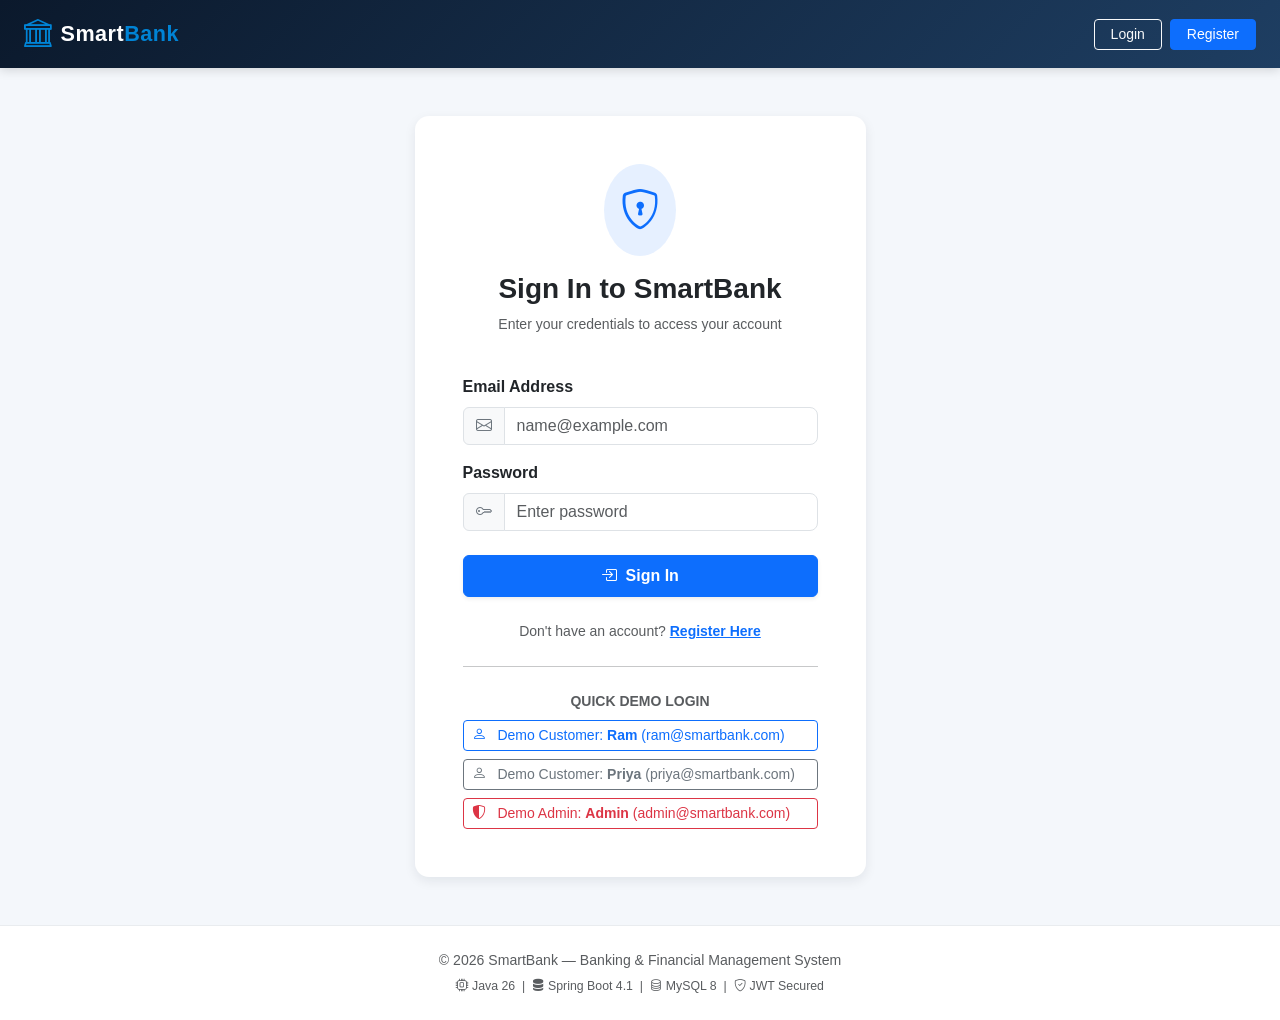
<file: src/main/resources/static/login.html>
<!DOCTYPE html>
<html lang="en">
<head>
    <meta charset="UTF-8">
    <meta name="viewport" content="width=device-width, initial-scale=1.0">
    <title>Login - SmartBank</title>
    <link href="https://cdn.jsdelivr.net/npm/bootstrap@5.3.3/dist/css/bootstrap.min.css" rel="stylesheet">
    <link href="https://cdn.jsdelivr.net/npm/bootstrap-icons@1.11.3/font/bootstrap-icons.min.css" rel="stylesheet">
    <link rel="stylesheet" href="css/style.css">
</head>
<body>
    <div id="navbarContainer"></div>

    <main class="py-5">
        <div class="container">
            <div class="row justify-content-center">
                <div class="col-md-6 col-lg-5">
                    <div class="card card-custom p-4 p-md-5">
                        <div class="text-center mb-4">
                            <div class="bg-primary bg-opacity-10 text-primary d-inline-flex p-3 rounded-circle mb-3">
                                <i class="bi bi-shield-lock fs-1"></i>
                            </div>
                            <h3 class="fw-bold">Sign In to SmartBank</h3>
                            <p class="text-muted small">Enter your credentials to access your account</p>
                        </div>

                        <form id="loginForm">
                            <div class="mb-3">
                                <label for="email" class="form-label fw-semibold">Email Address</label>
                                <div class="input-group">
                                    <span class="input-group-text bg-light"><i class="bi bi-envelope"></i></span>
                                    <input type="email" class="form-control" id="email" placeholder="name@example.com" required>
                                </div>
                            </div>
                            <div class="mb-4">
                                <label for="password" class="form-label fw-semibold">Password</label>
                                <div class="input-group">
                                    <span class="input-group-text bg-light"><i class="bi bi-key"></i></span>
                                    <input type="password" class="form-control" id="password" placeholder="Enter password" required>
                                </div>
                            </div>
                            <button type="submit" class="btn btn-primary w-100 py-2 fw-semibold shadow-sm" id="loginBtn">
                                <span class="spinner-border spinner-border-sm me-2 d-none" id="loginSpinner"></span>
                                <i class="bi bi-box-arrow-in-right me-1"></i> Sign In
                            </button>
                        </form>

                        <div class="text-center mt-4">
                            <p class="small text-muted mb-0">Don't have an account? <a href="register.html" class="fw-semibold text-primary">Register Here</a></p>
                        </div>

                        <hr class="my-4">

                        <!-- Quick Demo Fill Buttons -->
                        <div>
                            <small class="text-muted fw-bold d-block mb-2 text-uppercase text-center">Quick Demo Login</small>
                            <div class="d-grid gap-2">
                                <button type="button" class="btn btn-outline-primary btn-sm text-start" onclick="fillDemo('ram@smartbank.com', 'ram123')">
                                    <i class="bi bi-person me-2"></i> Demo Customer: <strong>Ram</strong> (ram@smartbank.com)
                                </button>
                                <button type="button" class="btn btn-outline-secondary btn-sm text-start" onclick="fillDemo('priya@smartbank.com', 'priya123')">
                                    <i class="bi bi-person me-2"></i> Demo Customer: <strong>Priya</strong> (priya@smartbank.com)
                                </button>
                                <button type="button" class="btn btn-outline-danger btn-sm text-start" onclick="fillDemo('admin@smartbank.com', 'admin123')">
                                    <i class="bi bi-shield-shaded me-2"></i> Demo Admin: <strong>Admin</strong> (admin@smartbank.com)
                                </button>
                            </div>
                        </div>

                    </div>
                </div>
            </div>
        </div>
    </main>

    <div id="footerContainer"></div>

    <script src="https://cdn.jsdelivr.net/npm/bootstrap@5.3.3/dist/js/bootstrap.bundle.min.js"></script>
    <script src="js/app.js"></script>
    <script>
        function fillDemo(email, pass) {
            document.getElementById('email').value = email;
            document.getElementById('password').value = pass;
        }

        document.addEventListener('DOMContentLoaded', () => {
            renderNavbar('login');
            // If already logged in, redirect
            if (isAuthenticated()) {
                window.location.href = isAdmin() ? 'admin-dashboard.html' : 'dashboard.html';
                return;
            }

            const urlParams = new URLSearchParams(window.location.search);
            if (urlParams.get('role') === 'admin') {
                fillDemo('admin@smartbank.com', 'admin123');
            }

            const form = document.getElementById('loginForm');
            form.addEventListener('submit', async (e) => {
                e.preventDefault();
                const email = document.getElementById('email').value.trim();
                const password = document.getElementById('password').value;
                const loginBtn = document.getElementById('loginBtn');
                const spinner = document.getElementById('loginSpinner');

                loginBtn.disabled = true;
                spinner.classList.remove('d-none');

                try {
                    const res = await fetch('/api/auth/login', {
                        method: 'POST',
                        headers: { 'Content-Type': 'application/json' },
                        body: JSON.stringify({ email, password })
                    });

                    const data = await res.json();
                    if (!res.ok) {
                        throw new Error(data.message || 'Login failed');
                    }

                    setAuth(data);
                    showAlert('Login successful! Redirecting...', 'success');

                    setTimeout(() => {
                        if (data.role === 'ADMIN') {
                            window.location.href = 'admin-dashboard.html';
                        } else {
                            window.location.href = 'dashboard.html';
                        }
                    }, 600);
                } catch (err) {
                    showAlert(err.message, 'danger');
                    loginBtn.disabled = false;
                    spinner.classList.add('d-none');
                }
            });
        });
    </script>
</body>
</html>
</file>
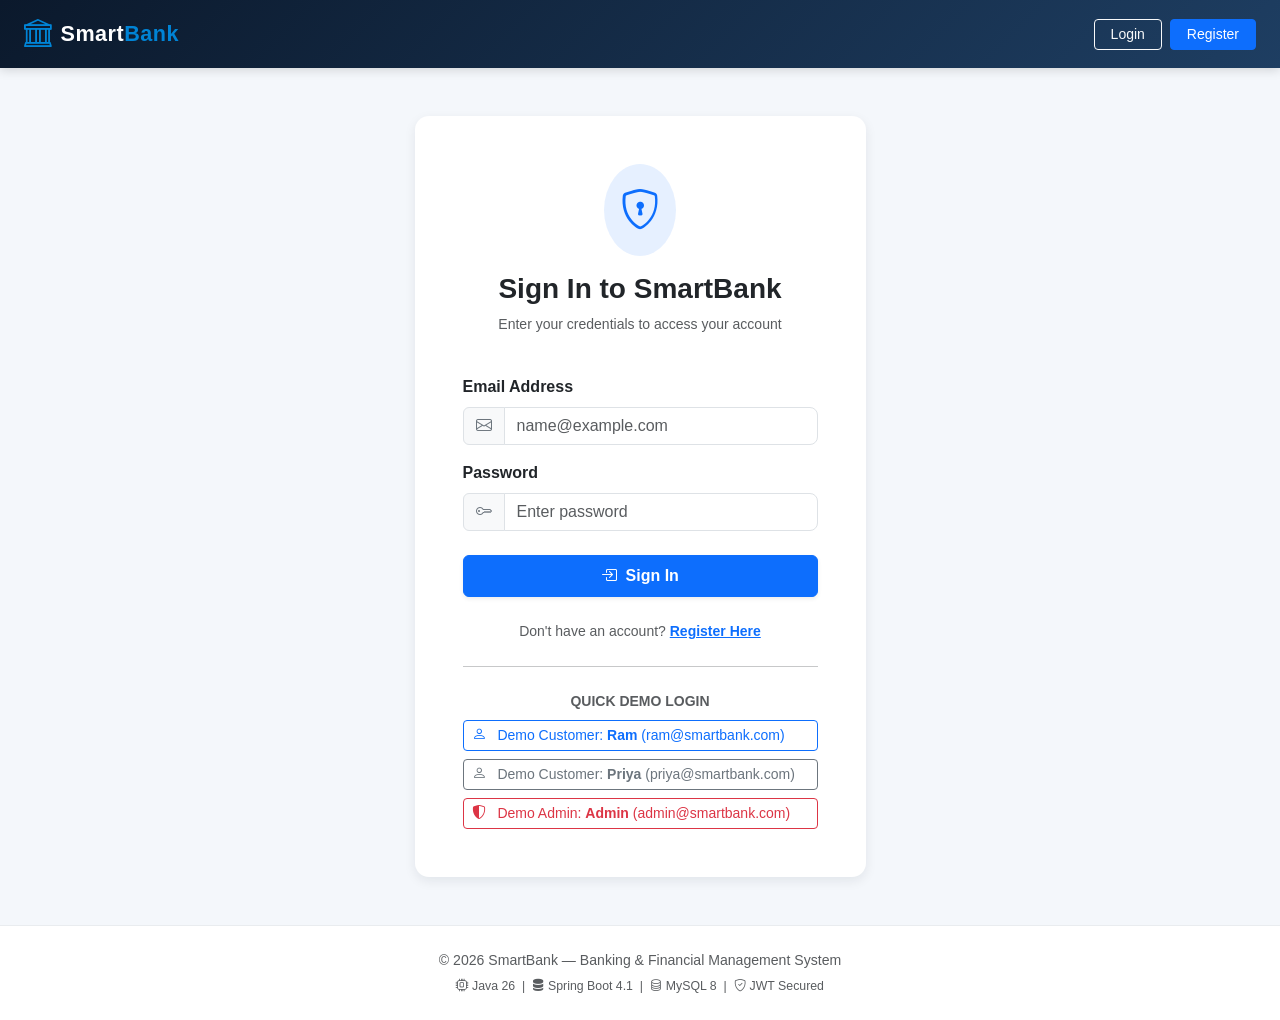
<file: src/main/resources/static/profile.html>
<!DOCTYPE html>
<html lang="en">
<head>
    <meta charset="UTF-8">
    <meta name="viewport" content="width=device-width, initial-scale=1.0">
    <title>Profile Settings - SmartBank</title>
    <link href="https://cdn.jsdelivr.net/npm/bootstrap@5.3.3/dist/css/bootstrap.min.css" rel="stylesheet">
    <link href="https://cdn.jsdelivr.net/npm/bootstrap-icons@1.11.3/font/bootstrap-icons.min.css" rel="stylesheet">
    <link rel="stylesheet" href="css/style.css">
</head>
<body>
    <div id="navbarContainer"></div>

    <main class="py-5">
        <div class="container">
            <div class="row justify-content-center">
                <div class="col-lg-8">
                    <!-- Profile Card -->
                    <div class="card card-custom p-4 p-md-5 mb-4">
                        <div class="d-flex align-items-center mb-4">
                            <div class="bg-primary text-white d-flex align-items-center justify-content-center rounded-circle fs-2 me-3" style="width: 64px; height: 64px;">
                                <i class="bi bi-person"></i>
                            </div>
                            <div>
                                <h3 class="fw-bold mb-0" id="profileNameDisplay">User Name</h3>
                                <p class="text-muted small mb-0" id="profileEmailDisplay">user@example.com</p>
                                <span class="badge bg-primary mt-1" id="profileRoleBadge">CUSTOMER</span>
                                <span class="badge bg-success mt-1" id="profileStatusBadge">ACTIVE</span>
                            </div>
                        </div>

                        <hr>

                        <!-- Edit Profile Form -->
                        <h5 class="fw-bold mb-3"><i class="bi bi-pencil-square text-primary me-2"></i>Update Personal Details</h5>
                        <form id="updateProfileForm" class="mb-4">
                            <div class="row g-3">
                                <div class="col-md-6">
                                    <label for="editName" class="form-label fw-semibold">Full Name</label>
                                    <input type="text" class="form-control" id="editName" required>
                                </div>
                                <div class="col-md-6">
                                    <label for="editPhone" class="form-label fw-semibold">Phone Number</label>
                                    <input type="tel" class="form-control" id="editPhone" pattern="[0-9]{10}" required>
                                </div>
                            </div>
                            <div class="mt-3">
                                <button type="submit" class="btn btn-primary btn-sm px-4" id="saveProfileBtn">
                                    <span class="spinner-border spinner-border-sm me-1 d-none" id="saveProfileSpinner"></span>
                                    Save Changes
                                </button>
                            </div>
                        </form>

                        <hr>

                        <!-- Change Password Form -->
                        <h5 class="fw-bold mb-3"><i class="bi bi-shield-lock text-primary me-2"></i>Change Password</h5>
                        <form id="changePasswordForm">
                            <div class="row g-3">
                                <div class="col-md-4">
                                    <label for="currentPassword" class="form-label fw-semibold">Current Password</label>
                                    <input type="password" class="form-control" id="currentPassword" required>
                                </div>
                                <div class="col-md-4">
                                    <label for="newPassword" class="form-label fw-semibold">New Password</label>
                                    <input type="password" class="form-control" id="newPassword" minlength="4" required>
                                </div>
                                <div class="col-md-4">
                                    <label for="confirmNewPassword" class="form-label fw-semibold">Confirm Password</label>
                                    <input type="password" class="form-control" id="confirmNewPassword" minlength="4" required>
                                </div>
                            </div>
                            <div class="mt-3">
                                <button type="submit" class="btn btn-outline-danger btn-sm px-4" id="changePasswordBtn">
                                    <span class="spinner-border spinner-border-sm me-1 d-none" id="changePassSpinner"></span>
                                    Update Password
                                </button>
                            </div>
                        </form>
                    </div>

                    <div class="text-center">
                        <button class="btn btn-outline-secondary btn-sm" onclick="logout()">
                            <i class="bi bi-box-arrow-right me-1"></i> Sign Out of Account
                        </button>
                    </div>
                </div>
            </div>
        </div>
    </main>

    <div id="footerContainer"></div>

    <script src="https://cdn.jsdelivr.net/npm/bootstrap@5.3.3/dist/js/bootstrap.bundle.min.js"></script>
    <script src="js/app.js"></script>
    <script>
        async function loadProfile() {
            requireAuth();
            renderNavbar('profile');

            try {
                const res = await authFetch('/api/users/me');
                const user = await res.json();

                document.getElementById('profileNameDisplay').innerText = user.name;
                document.getElementById('profileEmailDisplay').innerText = user.email;
                document.getElementById('profileRoleBadge').innerText = user.role;
                document.getElementById('profileStatusBadge').innerText = user.status;

                document.getElementById('editName').value = user.name;
                document.getElementById('editPhone').value = user.phone;
            } catch (err) {
                showAlert(err.message, 'danger');
            }
        }

        document.addEventListener('DOMContentLoaded', () => {
            loadProfile();

            // Update profile
            const profileForm = document.getElementById('updateProfileForm');
            profileForm.addEventListener('submit', async (e) => {
                e.preventDefault();
                const name = document.getElementById('editName').value.trim();
                const phone = document.getElementById('editPhone').value.trim();

                const btn = document.getElementById('saveProfileBtn');
                const spinner = document.getElementById('saveProfileSpinner');
                btn.disabled = true;
                spinner.classList.remove('d-none');

                try {
                    const res = await authFetch('/api/users/me', {
                        method: 'PUT',
                        body: JSON.stringify({ name, phone })
                    });
                    const data = await res.json();
                    if (!res.ok) throw new Error(data.message || 'Update failed');

                    // Update cached user in localStorage
                    const cur = getUser();
                    if (cur) {
                        cur.name = data.name;
                        localStorage.setItem('smart_bank_user', JSON.stringify(cur));
                    }

                    showAlert('Profile updated successfully!', 'success');
                    loadProfile();
                } catch (err) {
                    showAlert(err.message, 'danger');
                } finally {
                    btn.disabled = false;
                    spinner.classList.add('d-none');
                }
            });

            // Change password
            const passForm = document.getElementById('changePasswordForm');
            passForm.addEventListener('submit', async (e) => {
                e.preventDefault();
                const currentPassword = document.getElementById('currentPassword').value;
                const newPassword = document.getElementById('newPassword').value;
                const confirmNewPassword = document.getElementById('confirmNewPassword').value;

                if (newPassword !== confirmNewPassword) {
                    showAlert('New passwords do not match!', 'danger');
                    return;
                }

                const btn = document.getElementById('changePasswordBtn');
                const spinner = document.getElementById('changePassSpinner');
                btn.disabled = true;
                spinner.classList.remove('d-none');

                try {
                    const res = await authFetch('/api/users/change-password', {
                        method: 'PUT',
                        body: JSON.stringify({ currentPassword, newPassword })
                    });

                    if (!res.ok) {
                        const err = await res.json().catch(() => ({ message: 'Password update failed' }));
                        throw new Error(err.message);
                    }

                    showAlert('Password changed successfully!', 'success');
                    passForm.reset();
                } catch (err) {
                    showAlert(err.message, 'danger');
                } finally {
                    btn.disabled = false;
                    spinner.classList.add('d-none');
                }
            });
        });
    </script>
</body>
</html>
</file>
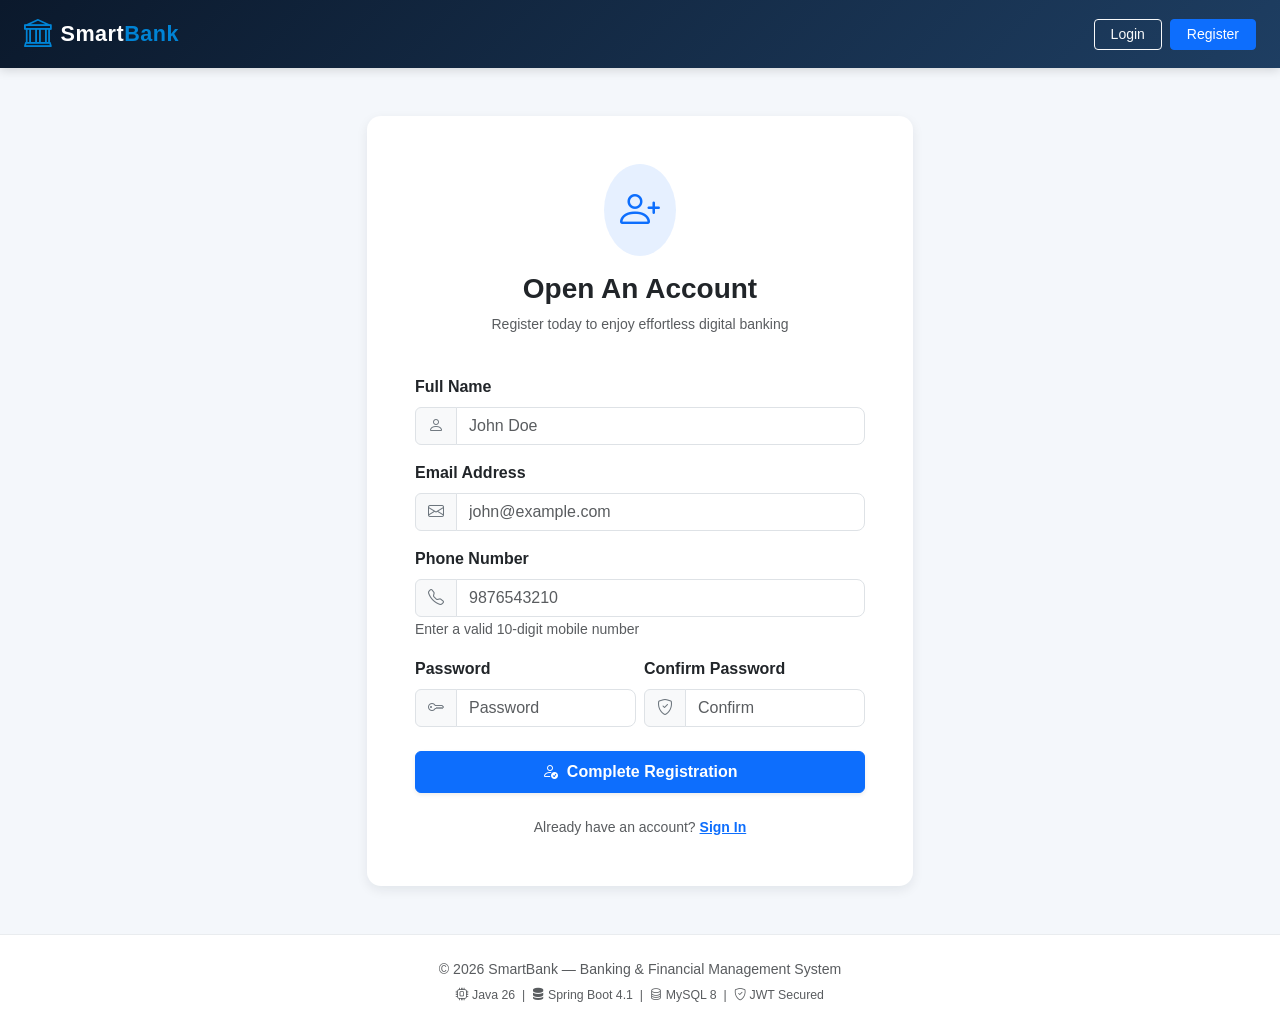
<file: src/main/resources/static/register.html>
<!DOCTYPE html>
<html lang="en">
<head>
    <meta charset="UTF-8">
    <meta name="viewport" content="width=device-width, initial-scale=1.0">
    <title>Register - SmartBank</title>
    <link href="https://cdn.jsdelivr.net/npm/bootstrap@5.3.3/dist/css/bootstrap.min.css" rel="stylesheet">
    <link href="https://cdn.jsdelivr.net/npm/bootstrap-icons@1.11.3/font/bootstrap-icons.min.css" rel="stylesheet">
    <link rel="stylesheet" href="css/style.css">
</head>
<body>
    <div id="navbarContainer"></div>

    <main class="py-5">
        <div class="container">
            <div class="row justify-content-center">
                <div class="col-md-7 col-lg-6">
                    <div class="card card-custom p-4 p-md-5">
                        <div class="text-center mb-4">
                            <div class="bg-primary bg-opacity-10 text-primary d-inline-flex p-3 rounded-circle mb-3">
                                <i class="bi bi-person-plus fs-1"></i>
                            </div>
                            <h3 class="fw-bold">Open An Account</h3>
                            <p class="text-muted small">Register today to enjoy effortless digital banking</p>
                        </div>

                        <form id="registerForm">
                            <div class="mb-3">
                                <label for="name" class="form-label fw-semibold">Full Name</label>
                                <div class="input-group">
                                    <span class="input-group-text bg-light"><i class="bi bi-person"></i></span>
                                    <input type="text" class="form-control" id="name" placeholder="John Doe" required>
                                </div>
                            </div>

                            <div class="mb-3">
                                <label for="email" class="form-label fw-semibold">Email Address</label>
                                <div class="input-group">
                                    <span class="input-group-text bg-light"><i class="bi bi-envelope"></i></span>
                                    <input type="email" class="form-control" id="email" placeholder="john@example.com" required>
                                </div>
                            </div>

                            <div class="mb-3">
                                <label for="phone" class="form-label fw-semibold">Phone Number</label>
                                <div class="input-group">
                                    <span class="input-group-text bg-light"><i class="bi bi-telephone"></i></span>
                                    <input type="tel" class="form-control" id="phone" placeholder="9876543210" pattern="[0-9]{10}" title="10-digit mobile number" required>
                                </div>
                                <small class="text-muted">Enter a valid 10-digit mobile number</small>
                            </div>

                            <div class="row g-2 mb-4">
                                <div class="col-md-6">
                                    <label for="password" class="form-label fw-semibold">Password</label>
                                    <div class="input-group">
                                        <span class="input-group-text bg-light"><i class="bi bi-key"></i></span>
                                        <input type="password" class="form-control" id="password" minlength="4" placeholder="Password" required>
                                    </div>
                                </div>
                                <div class="col-md-6">
                                    <label for="confirmPassword" class="form-label fw-semibold">Confirm Password</label>
                                    <div class="input-group">
                                        <span class="input-group-text bg-light"><i class="bi bi-shield-check"></i></span>
                                        <input type="password" class="form-control" id="confirmPassword" minlength="4" placeholder="Confirm" required>
                                    </div>
                                </div>
                            </div>

                            <button type="submit" class="btn btn-primary w-100 py-2 fw-semibold shadow-sm" id="registerBtn">
                                <span class="spinner-border spinner-border-sm me-2 d-none" id="registerSpinner"></span>
                                <i class="bi bi-person-check me-1"></i> Complete Registration
                            </button>
                        </form>

                        <div class="text-center mt-4">
                            <p class="small text-muted mb-0">Already have an account? <a href="login.html" class="fw-semibold text-primary">Sign In</a></p>
                        </div>
                    </div>
                </div>
            </div>
        </div>
    </main>

    <div id="footerContainer"></div>

    <script src="https://cdn.jsdelivr.net/npm/bootstrap@5.3.3/dist/js/bootstrap.bundle.min.js"></script>
    <script src="js/app.js"></script>
    <script>
        document.addEventListener('DOMContentLoaded', () => {
            renderNavbar('register');

            const form = document.getElementById('registerForm');
            form.addEventListener('submit', async (e) => {
                e.preventDefault();
                const name = document.getElementById('name').value.trim();
                const email = document.getElementById('email').value.trim();
                const phone = document.getElementById('phone').value.trim();
                const password = document.getElementById('password').value;
                const confirmPassword = document.getElementById('confirmPassword').value;

                if (password !== confirmPassword) {
                    showAlert('Passwords do not match', 'danger');
                    return;
                }

                const registerBtn = document.getElementById('registerBtn');
                const spinner = document.getElementById('registerSpinner');

                registerBtn.disabled = true;
                spinner.classList.remove('d-none');

                try {
                    const res = await fetch('/api/auth/register', {
                        method: 'POST',
                        headers: { 'Content-Type': 'application/json' },
                        body: JSON.stringify({ name, email, phone, password })
                    });

                    const data = await res.json();
                    if (!res.ok) {
                        throw new Error(data.message || 'Registration failed');
                    }

                    showAlert('Registration successful! Redirecting to login...', 'success');
                    setTimeout(() => {
                        window.location.href = 'login.html';
                    }, 1200);
                } catch (err) {
                    showAlert(err.message, 'danger');
                    registerBtn.disabled = false;
                    spinner.classList.add('d-none');
                }
            });
        });
    </script>
</body>
</html>
</file>
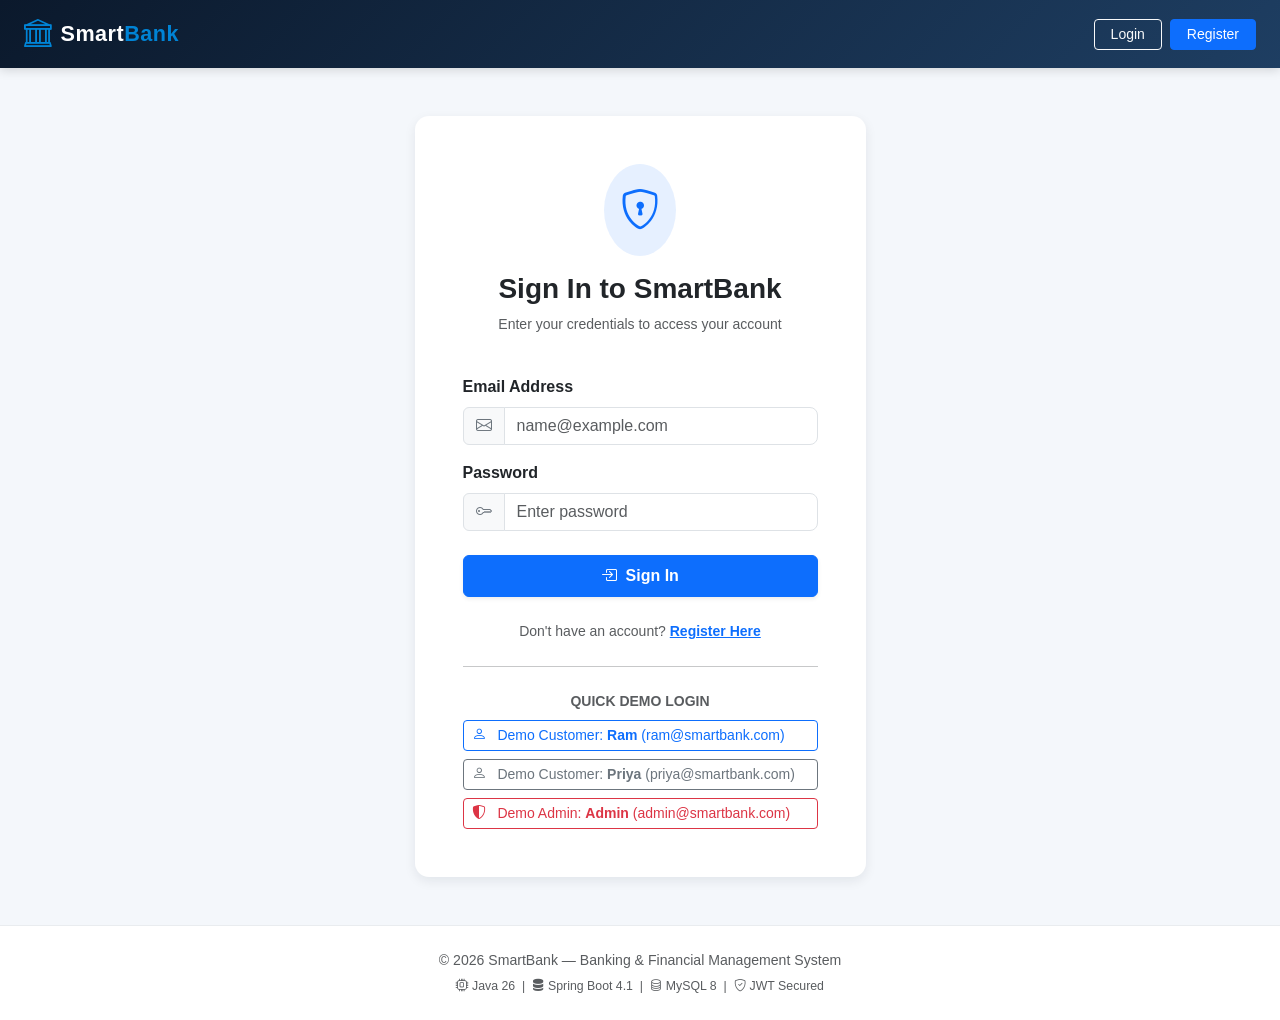
<file: src/main/resources/static/transactions.html>
<!DOCTYPE html>
<html lang="en">
<head>
    <meta charset="UTF-8">
    <meta name="viewport" content="width=device-width, initial-scale=1.0">
    <title>Transaction History - SmartBank</title>
    <link href="https://cdn.jsdelivr.net/npm/bootstrap@5.3.3/dist/css/bootstrap.min.css" rel="stylesheet">
    <link href="https://cdn.jsdelivr.net/npm/bootstrap-icons@1.11.3/font/bootstrap-icons.min.css" rel="stylesheet">
    <link rel="stylesheet" href="css/style.css">
</head>
<body>
    <div id="navbarContainer"></div>

    <main class="py-4">
        <div class="container">
            <!-- Header -->
            <div class="d-flex flex-column flex-md-row justify-content-between align-items-md-center mb-4 gap-3">
                <div>
                    <h3 class="fw-bold mb-1"><i class="bi bi-clock-history text-primary me-2"></i>Transaction History</h3>
                    <p class="text-muted small mb-0">View, search, and audit all financial transactions across your accounts</p>
                </div>
                <div class="d-flex gap-2">
                    <button class="btn btn-outline-secondary btn-sm" onclick="exportCSV()">
                        <i class="bi bi-download me-1"></i> Export CSV
                    </button>
                    <button class="btn btn-outline-primary btn-sm" onclick="window.print()">
                        <i class="bi bi-printer me-1"></i> Print Statement
                    </button>
                </div>
            </div>

            <!-- Financial Summary Cards -->
            <div class="row g-3 mb-4">
                <div class="col-md-4">
                    <div class="card card-custom p-3 border-start border-4 border-success">
                        <small class="text-muted text-uppercase fw-semibold">Total Credited (Inflow)</small>
                        <h4 class="fw-bold text-success mb-0 mt-1" id="totalCreditsDisplay">₹0.00</h4>
                    </div>
                </div>
                <div class="col-md-4">
                    <div class="card card-custom p-3 border-start border-4 border-danger">
                        <small class="text-muted text-uppercase fw-semibold">Total Debited (Outflow)</small>
                        <h4 class="fw-bold text-danger mb-0 mt-1" id="totalDebitsDisplay">₹0.00</h4>
                    </div>
                </div>
                <div class="col-md-4">
                    <div class="card card-custom p-3 border-start border-4 border-primary">
                        <small class="text-muted text-uppercase fw-semibold">Total Records</small>
                        <h4 class="fw-bold text-primary mb-0 mt-1" id="totalCountDisplay">0</h4>
                    </div>
                </div>
            </div>

            <!-- Filters Card -->
            <div class="card card-custom p-3 mb-4">
                <div class="row g-3 align-items-end">
                    <div class="col-md-4">
                        <label for="accountFilter" class="form-label small fw-semibold">Account</label>
                        <select class="form-select form-select-sm" id="accountFilter">
                            <option value="ALL">All My Accounts</option>
                        </select>
                    </div>
                    <div class="col-md-4">
                        <label for="typeFilter" class="form-label small fw-semibold">Transaction Type</label>
                        <select class="form-select form-select-sm" id="typeFilter">
                            <option value="ALL">All Types</option>
                            <option value="DEPOSIT">Deposits</option>
                            <option value="WITHDRAW">Withdrawals</option>
                            <option value="TRANSFER_IN">Transfers In</option>
                            <option value="TRANSFER_OUT">Transfers Out</option>
                        </select>
                    </div>
                    <div class="col-md-4">
                        <label for="searchInput" class="form-label small fw-semibold">Search Remarks / Note</label>
                        <div class="input-group input-group-sm">
                            <span class="input-group-text"><i class="bi bi-search"></i></span>
                            <input type="text" class="form-control" id="searchInput" placeholder="Filter by description...">
                        </div>
                    </div>
                </div>
            </div>

            <!-- Transactions Table -->
            <div class="card card-custom p-4">
                <div class="table-responsive">
                    <table class="table table-custom table-hover align-middle mb-0" id="txTable">
                        <thead class="table-light">
                            <tr>
                                <th>#</th>
                                <th>Account</th>
                                <th>Type</th>
                                <th>Description / Remarks</th>
                                <th>Date & Time</th>
                                <th class="text-end">Amount</th>
                                <th class="text-end">Balance After</th>
                            </tr>
                        </thead>
                        <tbody id="transactionsBody">
                            <tr>
                                <td colspan="7" class="text-center py-3" id="tableLoadingCell">
                                    Loading transactions...
                                </td>
                            </tr>
                        </tbody>
                    </table>
                </div>
            </div>

        </div>
    </main>

    <div id="footerContainer"></div>

    <script src="https://cdn.jsdelivr.net/npm/bootstrap@5.3.3/dist/js/bootstrap.bundle.min.js"></script>
    <script src="js/app.js"></script>
    <script>
        let allTransactions = [];
        let filteredTransactions = [];
        let accounts = [];

        async function initTransactions() {
            requireAuth();
            renderNavbar('transactions');

            // Show skeleton while loading
            document.getElementById('transactionsBody').innerHTML = skeletonRows(7, 5);

            try {
                // Fetch accounts for filter dropdown
                const accRes = await authFetch('/api/accounts/my');
                accounts = await accRes.json();

                const accFilter = document.getElementById('accountFilter');
                if (accounts && accounts.length > 0) {
                    accounts.forEach(a => {
                        const opt = document.createElement('option');
                        opt.value = a.id;
                        opt.textContent = `${a.accountType} (${a.accountNumber})`;
                        accFilter.appendChild(opt);
                    });
                }

                // Fetch all transactions of current user
                const txRes = await authFetch('/api/transactions/my');
                allTransactions = await txRes.json();

                setupFilters();
                applyFilters();
            } catch (err) {
                showAlert(err.message, 'danger');
                document.getElementById('transactionsBody').innerHTML = `
                    <tr><td colspan="7" class="text-center text-danger py-4">
                        <i class="bi bi-exclamation-triangle me-1"></i>Failed to load transactions: ${err.message}
                    </td></tr>
                `;
            }
        }

        function setupFilters() {
            document.getElementById('accountFilter').addEventListener('change', applyFilters);
            document.getElementById('typeFilter').addEventListener('change', applyFilters);
            document.getElementById('searchInput').addEventListener('input', applyFilters);
        }

        function applyFilters() {
            const accVal    = document.getElementById('accountFilter').value;
            const typeVal   = document.getElementById('typeFilter').value;
            const searchVal = document.getElementById('searchInput').value.trim().toLowerCase();

            filteredTransactions = allTransactions.filter(tx => {
                const matchAcc    = accVal === 'ALL' || (tx.accountId && tx.accountId.toString() === accVal);
                const matchType   = typeVal === 'ALL' || tx.transactionType === typeVal;
                const matchSearch = !searchVal ||
                    (tx.description  && tx.description.toLowerCase().includes(searchVal)) ||
                    (tx.accountNumber && tx.accountNumber.toLowerCase().includes(searchVal));
                return matchAcc && matchType && matchSearch;
            });

            renderTable();
            calculateSummaries();
        }

        function renderTable() {
            const tbody = document.getElementById('transactionsBody');

            if (!filteredTransactions || filteredTransactions.length === 0) {
                tbody.innerHTML = `<tr><td colspan="7" class="text-center py-5 text-muted">
                    <i class="bi bi-inbox fs-3 d-block mb-2 opacity-50"></i>
                    No transactions matching your criteria.</td></tr>`;
                return;
            }

            tbody.innerHTML = filteredTransactions.map((tx, idx) => `
                <tr>
                    <td class="text-muted small">${tx.id || (idx + 1)}</td>
                    <td class="font-monospace small">${tx.accountNumber || '-'}</td>
                    <td>${txBadgeHTML(tx.transactionType)}</td>
                    <td class="fw-semibold">${tx.description || '-'}</td>
                    <td class="text-muted small">${formatDate(tx.transactionDate)}</td>
                    <td class="text-end">${txAmountHTML(tx.transactionType, tx.amount)}</td>
                    <td class="text-end text-muted">${formatCurrency(tx.balanceAfter)}</td>
                </tr>`).join('');
        }

        function calculateSummaries() {
            let credits = 0;
            let debits = 0;

            filteredTransactions.forEach(tx => {
                const amt = Number(tx.amount);
                if (tx.transactionType === 'DEPOSIT' || tx.transactionType === 'TRANSFER_IN') {
                    credits += amt;
                } else {
                    debits += amt;
                }
            });

            document.getElementById('totalCreditsDisplay').innerText = formatCurrency(credits);
            document.getElementById('totalDebitsDisplay').innerText = formatCurrency(debits);
            document.getElementById('totalCountDisplay').innerText = filteredTransactions.length;
        }

        function exportCSV() {
            if (!filteredTransactions || filteredTransactions.length === 0) {
                showAlert('No transactions to export', 'warning');
                return;
            }

            const headers = ['ID', 'Account Number', 'Type', 'Description', 'Date', 'Amount', 'Balance After'];
            const rows = filteredTransactions.map(tx => [
                tx.id,
                tx.accountNumber,
                tx.transactionType,
                `"${(tx.description || '').replace(/"/g, '""')}"`,
                tx.transactionDate,
                tx.amount,
                tx.balanceAfter
            ]);

            const csvContent = 'data:text/csv;charset=utf-8,' + 
                [headers.join(','), ...rows.map(r => r.join(','))].join('\n');

            const encodedUri = encodeURI(csvContent);
            const link = document.createElement('a');
            link.setAttribute('href', encodedUri);
            link.setAttribute('download', `smart_bank_transactions_${Date.now()}.csv`);
            document.body.appendChild(link);
            link.click();
            link.remove();
        }

        document.addEventListener('DOMContentLoaded', () => {
            initTransactions();
        });
    </script>
</body>
</html>
</file>
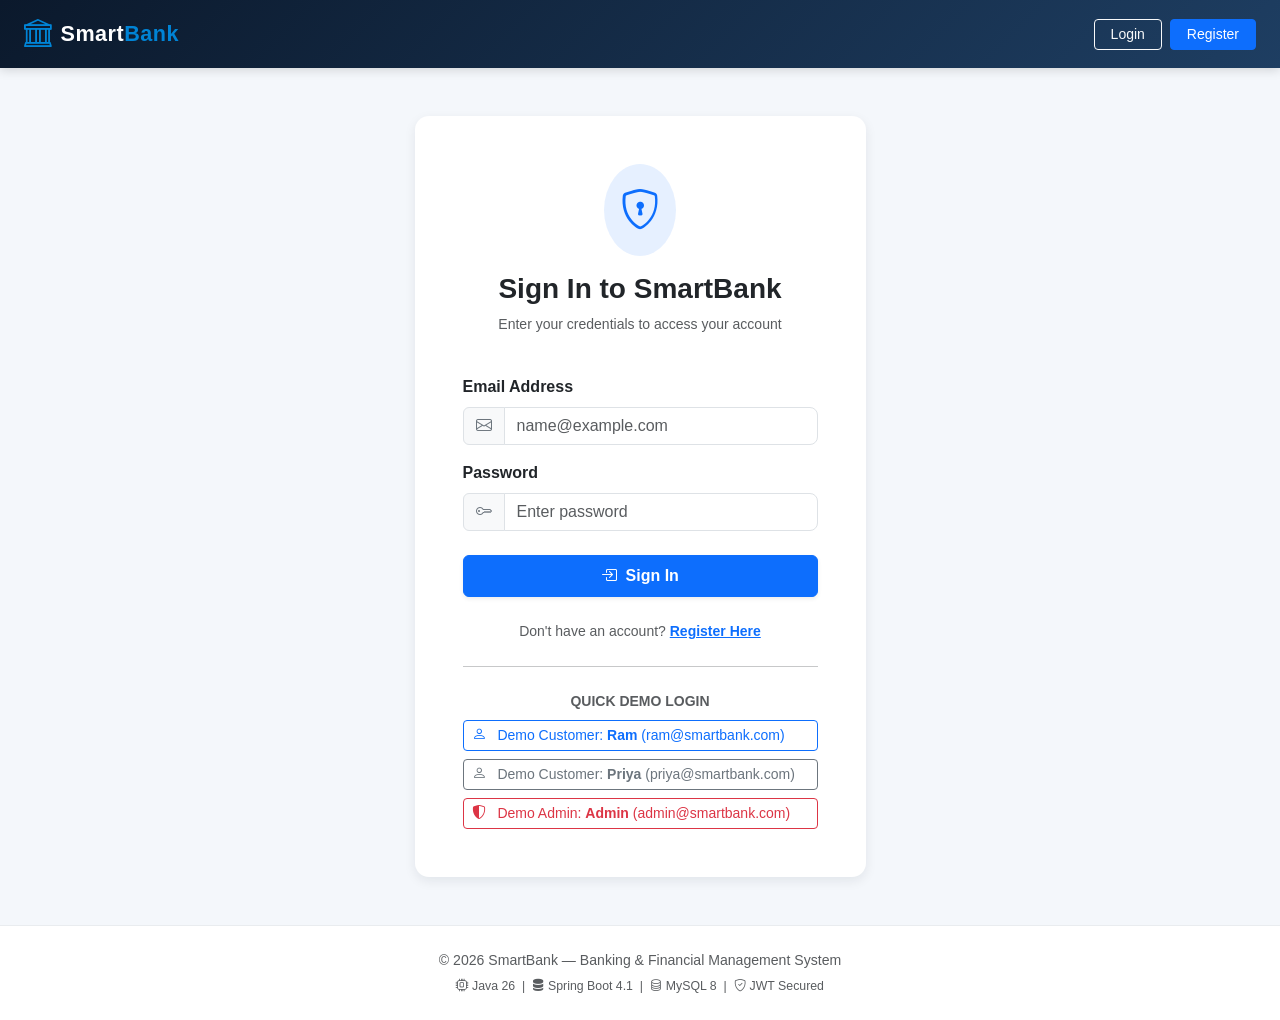
<file: src/main/resources/static/transfer.html>
<!DOCTYPE html>
<html lang="en">
<head>
    <meta charset="UTF-8">
    <meta name="viewport" content="width=device-width, initial-scale=1.0">
    <title>Transfer Money - SmartBank</title>
    <link href="https://cdn.jsdelivr.net/npm/bootstrap@5.3.3/dist/css/bootstrap.min.css" rel="stylesheet">
    <link href="https://cdn.jsdelivr.net/npm/bootstrap-icons@1.11.3/font/bootstrap-icons.min.css" rel="stylesheet">
    <link rel="stylesheet" href="css/style.css">
</head>
<body>
    <div id="navbarContainer"></div>

    <main class="py-5">
        <div class="container">
            <div class="row justify-content-center">
                <div class="col-md-8 col-lg-7">
                    <div class="card card-custom p-4 p-md-5">
                        <div class="text-center mb-4">
                            <div class="bg-primary bg-opacity-10 text-primary d-inline-flex p-3 rounded-circle mb-3">
                                <i class="bi bi-arrow-left-right fs-1"></i>
                            </div>
                            <h3 class="fw-bold">Instant Fund Transfer</h3>
                            <p class="text-muted small">Send money securely to any SmartBank account</p>
                        </div>

                        <form id="transferForm">
                            <!-- Sender Account -->
                            <div class="mb-3">
                                <label for="senderAccountSelect" class="form-label fw-semibold">From Account (Sender)</label>
                                <select class="form-select" id="senderAccountSelect" required>
                                    <option value="">Loading accounts...</option>
                                </select>
                            </div>

                            <div class="p-3 bg-light rounded-3 mb-3 border">
                                <div class="d-flex justify-content-between text-muted small">
                                    <span>Available Balance:</span>
                                    <strong class="text-dark fs-6" id="senderBalText">₹0.00</strong>
                                </div>
                            </div>

                            <!-- Beneficiary Quick Select -->
                            <div class="mb-3">
                                <label for="beneficiarySelect" class="form-label fw-semibold d-flex justify-content-between">
                                    <span>Select from Beneficiaries (Optional)</span>
                                    <a href="beneficiaries.html" class="small text-decoration-none">Add New</a>
                                </label>
                                <select class="form-select" id="beneficiarySelect">
                                    <option value="">-- Choose saved beneficiary or enter manually below --</option>
                                </select>
                            </div>

                            <!-- Receiver Account Number -->
                            <div class="mb-3">
                                <label for="receiverAccountNumber" class="form-label fw-semibold">To Account Number (Receiver)</label>
                                <div class="input-group">
                                    <span class="input-group-text bg-light"><i class="bi bi-bank"></i></span>
                                    <input type="text" class="form-control" id="receiverAccountNumber" placeholder="e.g. 1000987654" required>
                                </div>
                                <small class="text-muted">Enter the 10-digit account number of the recipient</small>
                            </div>

                            <!-- Transfer Amount -->
                            <div class="mb-3">
                                <label for="amount" class="form-label fw-semibold">Transfer Amount (₹)</label>
                                <div class="input-group">
                                    <span class="input-group-text bg-light">₹</span>
                                    <input type="number" class="form-control form-control-lg" id="amount" min="1" step="0.01" placeholder="5000.00" required>
                                </div>
                            </div>

                            <!-- Description -->
                            <div class="mb-4">
                                <label for="description" class="form-label fw-semibold">Description / Note</label>
                                <div class="input-group">
                                    <span class="input-group-text bg-light"><i class="bi bi-chat-left-text"></i></span>
                                    <input type="text" class="form-control" id="description" placeholder="Rent, Project payment, Personal, etc." value="Fund Transfer">
                                </div>
                            </div>

                            <button type="submit" class="btn btn-primary w-100 py-3 fw-semibold shadow-sm" id="transferBtn">
                                <span class="spinner-border spinner-border-sm me-2 d-none" id="transferSpinner"></span>
                                <i class="bi bi-send-fill me-1"></i> Confirm & Send Money
                            </button>
                        </form>

                        <div class="text-center mt-4">
                            <a href="dashboard.html" class="small text-muted text-decoration-none">
                                <i class="bi bi-arrow-left me-1"></i> Return to Dashboard
                            </a>
                        </div>
                    </div>
                </div>
            </div>
        </div>
    </main>

    <div id="footerContainer"></div>

    <script src="https://cdn.jsdelivr.net/npm/bootstrap@5.3.3/dist/js/bootstrap.bundle.min.js"></script>
    <script src="js/app.js"></script>
    <script>
        let accounts = [];
        let beneficiaries = [];

        function updateSenderBalance() {
            const accSelect = document.getElementById('senderAccountSelect');
            const acc = accounts.find(a => a.id == accSelect.value);
            if (acc) {
                document.getElementById('senderBalText').innerText = formatCurrency(acc.balance);
            }
        }

        async function initTransferPage() {
            requireAuth();
            renderNavbar('transfer');

            try {
                // Load user's accounts
                const accRes = await authFetch('/api/accounts/my');
                accounts = await accRes.json();

                const select = document.getElementById('senderAccountSelect');
                select.innerHTML = '';

                if (!accounts || accounts.length === 0) {
                    select.innerHTML = '<option value="">No accounts found</option>';
                    document.getElementById('transferBtn').disabled = true;
                    return;
                }

                accounts.forEach(acc => {
                    const opt = document.createElement('option');
                    opt.value = acc.id;
                    opt.textContent = `${acc.accountType} - ${acc.accountNumber} (${formatCurrency(acc.balance)})`;
                    select.appendChild(opt);
                });

                const urlParams = new URLSearchParams(window.location.search);
                const queryAccId = urlParams.get('accountId') || localStorage.getItem('smart_bank_active_account');
                if (queryAccId && accounts.some(a => a.id == queryAccId)) {
                    select.value = queryAccId;
                } else {
                    select.value = accounts[0].id;
                }

                select.addEventListener('change', updateSenderBalance);
                updateSenderBalance();

                // Load beneficiaries
                const benRes = await authFetch('/api/beneficiaries/my');
                beneficiaries = await benRes.json();

                const benSelect = document.getElementById('beneficiarySelect');
                if (beneficiaries && beneficiaries.length > 0) {
                    beneficiaries.forEach(b => {
                        const opt = document.createElement('option');
                        opt.value = b.accountNumber;
                        opt.textContent = `${b.name} (${b.bankName || 'SmartBank'} - ${b.accountNumber})`;
                        benSelect.appendChild(opt);
                    });
                }

                // If pre-filled from URL query ?to=1000987654
                const toQuery = urlParams.get('to');
                if (toQuery) {
                    document.getElementById('receiverAccountNumber').value = toQuery;
                    if (beneficiaries.some(b => b.accountNumber === toQuery)) {
                        benSelect.value = toQuery;
                    }
                }

                benSelect.addEventListener('change', (e) => {
                    if (e.target.value) {
                        document.getElementById('receiverAccountNumber').value = e.target.value;
                    }
                });

            } catch (err) {
                showAlert(err.message, 'danger');
            }
        }

        document.addEventListener('DOMContentLoaded', () => {
            initTransferPage();

            const form = document.getElementById('transferForm');
            form.addEventListener('submit', async (e) => {
                e.preventDefault();
                const senderAccountId = document.getElementById('senderAccountSelect').value;
                const receiverAccountNumber = document.getElementById('receiverAccountNumber').value.trim();
                const amount = parseFloat(document.getElementById('amount').value);
                const description = document.getElementById('description').value.trim() || 'Fund Transfer';

                const senderAcc = accounts.find(a => a.id == senderAccountId);
                if (senderAcc && senderAcc.accountNumber === receiverAccountNumber) {
                    showAlert('Cannot transfer money to the same account!', 'danger');
                    return;
                }

                if (senderAcc && amount > Number(senderAcc.balance)) {
                    showAlert(`Insufficient funds. Your balance is ${formatCurrency(senderAcc.balance)}`, 'danger');
                    return;
                }

                const btn = document.getElementById('transferBtn');
                const spinner = document.getElementById('transferSpinner');
                btn.disabled = true;
                spinner.classList.remove('d-none');

                try {
                    const res = await authFetch(`/api/accounts/${senderAccountId}/transfer`, {
                        method: 'POST',
                        body: JSON.stringify({
                            receiverAccountNumber,
                            amount,
                            description
                        })
                    });

                    if (!res.ok) {
                        const errData = await res.json().catch(() => ({ message: 'Transfer failed' }));
                        throw new Error(errData.message || 'Transfer failed');
                    }

                    showAlert(`₹${amount.toFixed(2)} transferred to ${receiverAccountNumber} successfully!`, 'success');
                    setTimeout(() => {
                        window.location.href = 'dashboard.html';
                    }, 1200);
                } catch (err) {
                    showAlert(err.message, 'danger');
                    btn.disabled = false;
                    spinner.classList.add('d-none');
                }
            });
        });
    </script>
</body>
</html>
</file>
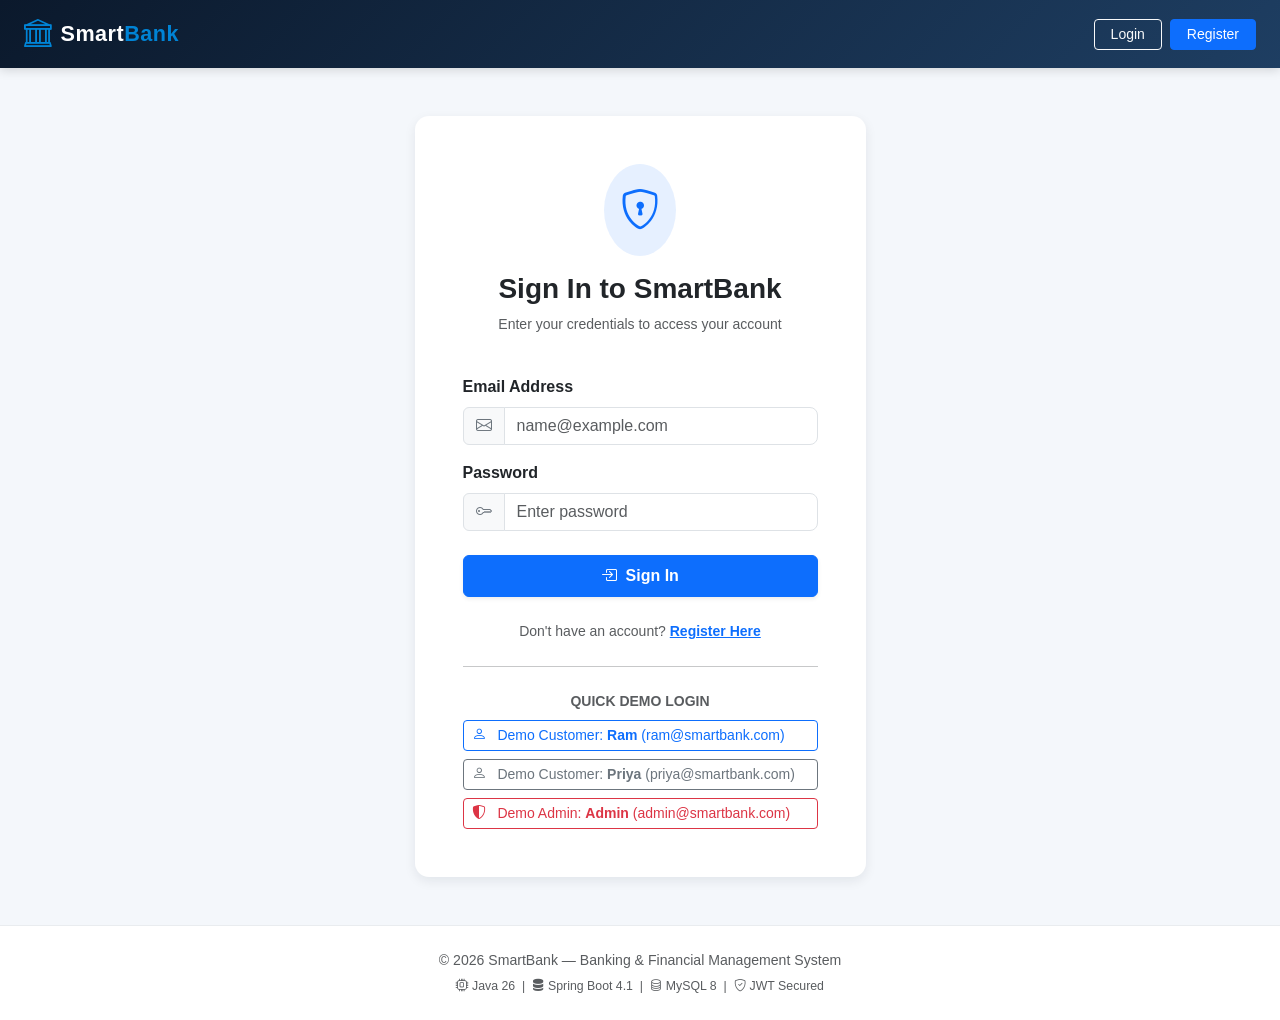
<file: src/main/resources/static/users.html>
<!DOCTYPE html>
<html lang="en">
<head>
    <meta charset="UTF-8">
    <meta name="viewport" content="width=device-width, initial-scale=1.0">
    <title>Customer Directory - SmartBank Admin</title>
    <link href="https://cdn.jsdelivr.net/npm/bootstrap@5.3.3/dist/css/bootstrap.min.css" rel="stylesheet">
    <link href="https://cdn.jsdelivr.net/npm/bootstrap-icons@1.11.3/font/bootstrap-icons.min.css" rel="stylesheet">
    <link rel="stylesheet" href="css/style.css">
</head>
<body>
    <div id="navbarContainer"></div>

    <main class="py-4">
        <div class="container">
            <!-- Header -->
            <div class="d-flex flex-column flex-md-row justify-content-between align-items-md-center mb-4 gap-3">
                <div>
                    <div class="badge bg-danger px-3 py-1 mb-2">ADMINISTRATOR ACCESS</div>
                    <h3 class="fw-bold mb-0"><i class="bi bi-people text-primary me-2"></i>Customer Directory</h3>
                    <p class="text-muted small mb-0">Inspect registered customers, contact information, and role assignments</p>
                </div>
                <div class="d-flex gap-2">
                    <a href="admin-dashboard.html" class="btn btn-outline-secondary btn-sm">
                        <i class="bi bi-arrow-left me-1"></i> Return to Admin Dashboard
                    </a>
                    <button class="btn btn-outline-primary btn-sm" onclick="loadCustomers()">
                        <i class="bi bi-arrow-clockwise me-1"></i> Refresh
                    </button>
                </div>
            </div>

            <!-- Customer Search & Filter Card -->
            <div class="card card-custom p-3 mb-4">
                <div class="row g-3 align-items-center">
                    <div class="col-md-6">
                        <div class="input-group">
                            <span class="input-group-text bg-light"><i class="bi bi-search"></i></span>
                            <input type="text" class="form-control" id="searchUserInput" placeholder="Search by name, email, or phone...">
                        </div>
                    </div>
                    <div class="col-md-6 text-md-end text-muted small">
                        Showing <span class="fw-bold text-dark" id="customerCountDisplay">0</span> registered customer records
                    </div>
                </div>
            </div>

            <!-- Customers Table -->
            <div class="card card-custom p-4">
                <div class="table-responsive">
                    <table class="table table-custom table-hover align-middle mb-0">
                        <thead class="table-light">
                            <tr>
                                <th>#</th>
                                <th>Customer Name</th>
                                <th>Email Address</th>
                                <th>Phone Number</th>
                                <th>Role</th>
                                <th>Account Status</th>
                            </tr>
                        </thead>
                        <tbody id="customersBody">
                            <tr>
                                <td colspan="6" class="text-center py-4 text-muted">
                                    <div class="spinner-border spinner-border-sm text-primary me-2"></div> Loading customer directory...
                                </td>
                            </tr>
                        </tbody>
                    </table>
                </div>
            </div>

        </div>
    </main>

    <div id="footerContainer"></div>

    <script src="https://cdn.jsdelivr.net/npm/bootstrap@5.3.3/dist/js/bootstrap.bundle.min.js"></script>
    <script src="js/app.js"></script>
    <script>
        let allCustomers = [];

        async function loadCustomers() {
            requireAdmin();
            renderNavbar('users');
            document.getElementById('customersBody').innerHTML = skeletonRows(6, 4);

            try {
                const res = await authFetch('/api/admin/customers');
                allCustomers = await res.json();
                renderCustomersTable();
            } catch (err) {
                showAlert(err.message, 'danger');
                document.getElementById('customersBody').innerHTML = `
                    <tr><td colspan="6" class="text-center text-danger py-4">Failed to load customers: ${err.message}</td></tr>
                `;
            }
        }

        function renderCustomersTable() {
            const tbody = document.getElementById('customersBody');
            const searchVal = document.getElementById('searchUserInput').value.trim().toLowerCase();

            const filtered = allCustomers.filter(c => {
                const name = (c.name || '').toLowerCase();
                const email = (c.email || '').toLowerCase();
                const phone = (c.phone || '').toLowerCase();
                return name.includes(searchVal) || email.includes(searchVal) || phone.includes(searchVal);
            });

            document.getElementById('customerCountDisplay').innerText = filtered.length;

            if (!filtered || filtered.length === 0) {
                tbody.innerHTML = `<tr><td colspan="6" class="text-center py-4 text-muted">No customers match query.</td></tr>`;
                return;
            }

            tbody.innerHTML = filtered.map((c, idx) => `
                <tr>
                    <td class="text-muted small">${c.id || (idx + 1)}</td>
                    <td class="fw-semibold">
                        <i class="bi bi-person-circle text-primary me-2"></i> ${c.name}
                    </td>
                    <td><a href="mailto:${c.email}" class="text-decoration-none">${c.email}</a></td>
                    <td class="font-monospace">${c.phone}</td>
                    <td><span class="badge bg-light text-dark border">${c.role}</span></td>
                    <td>${statusBadge(c.status)}</td>
                </tr>
            `).join('');
        }

        document.addEventListener('DOMContentLoaded', () => {
            loadCustomers();
            document.getElementById('searchUserInput').addEventListener('input', renderCustomersTable);
        });
    </script>
</body>
</html>
</file>
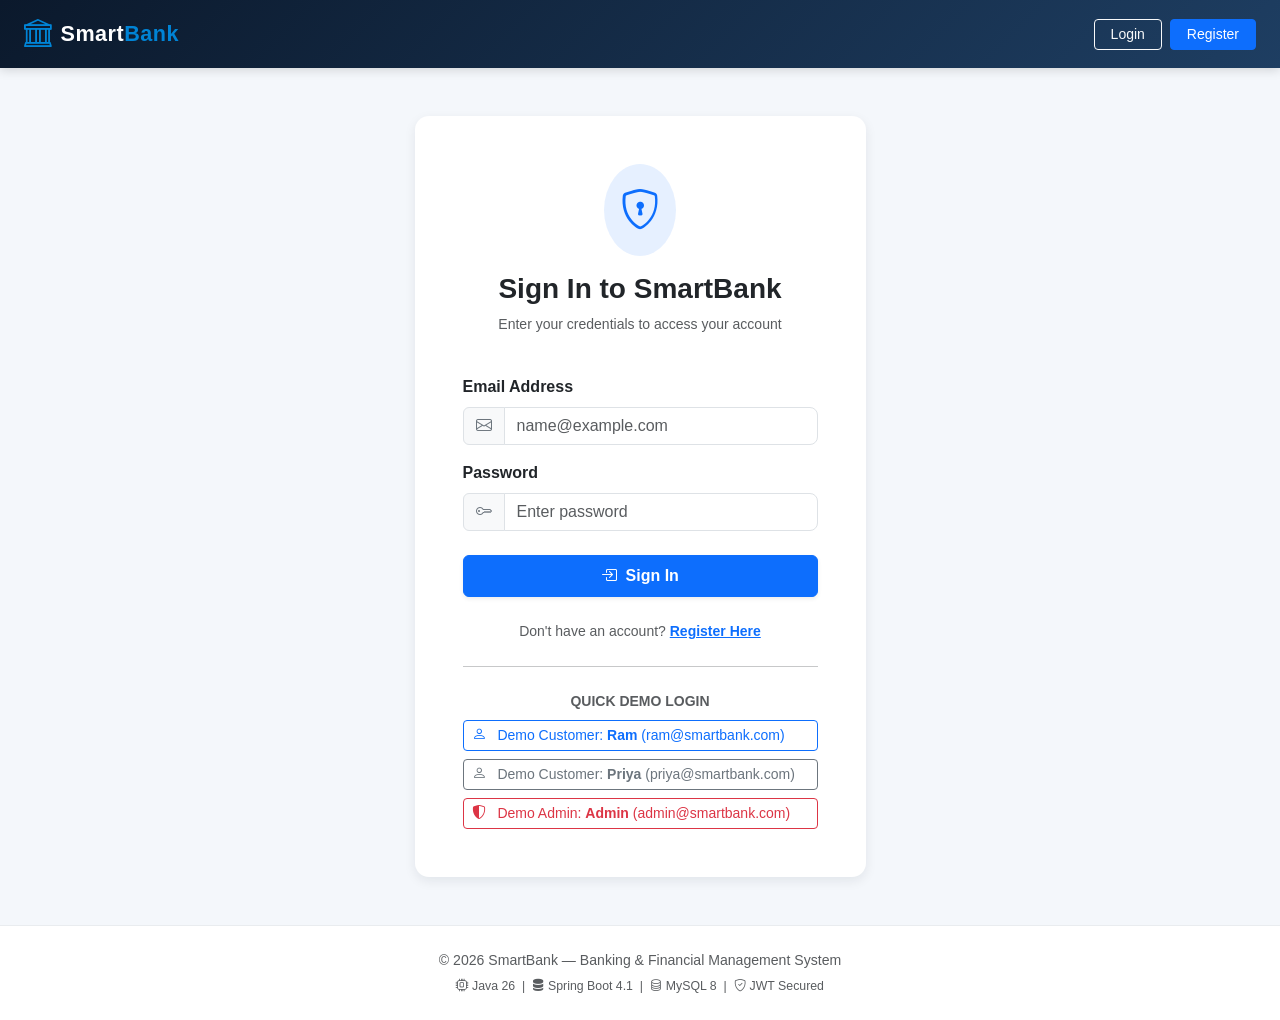
<file: src/main/resources/static/withdraw.html>
<!DOCTYPE html>
<html lang="en">
<head>
    <meta charset="UTF-8">
    <meta name="viewport" content="width=device-width, initial-scale=1.0">
    <title>Withdraw Funds - SmartBank</title>
    <link href="https://cdn.jsdelivr.net/npm/bootstrap@5.3.3/dist/css/bootstrap.min.css" rel="stylesheet">
    <link href="https://cdn.jsdelivr.net/npm/bootstrap-icons@1.11.3/font/bootstrap-icons.min.css" rel="stylesheet">
    <link rel="stylesheet" href="css/style.css">
</head>
<body>
    <div id="navbarContainer"></div>

    <main class="py-5">
        <div class="container">
            <div class="row justify-content-center">
                <div class="col-md-7 col-lg-6">
                    <div class="card card-custom p-4 p-md-5">
                        <div class="text-center mb-4">
                            <div class="bg-danger bg-opacity-10 text-danger d-inline-flex p-3 rounded-circle mb-3">
                                <i class="bi bi-arrow-up-circle fs-1"></i>
                            </div>
                            <h3 class="fw-bold">Withdraw Funds</h3>
                            <p class="text-muted small">Debit funds from your chosen bank account</p>
                        </div>

                        <form id="withdrawForm">
                            <div class="mb-3">
                                <label for="withdrawAccountSelect" class="form-label fw-semibold">Source Account</label>
                                <select class="form-select" id="withdrawAccountSelect" required>
                                    <option value="">Loading accounts...</option>
                                </select>
                            </div>

                            <div class="p-3 bg-light rounded-3 mb-3 border">
                                <div class="d-flex justify-content-between text-muted small">
                                    <span>Current Balance</span>
                                    <span>Remaining Balance</span>
                                </div>
                                <div class="d-flex justify-content-between fw-bold fs-5 mt-1">
                                    <span class="text-dark" id="currentBalText">₹0.00</span>
                                    <span class="text-danger" id="remainingBalText">₹0.00</span>
                                </div>
                                <div id="insufficientWarning" class="text-danger small mt-2 fw-semibold d-none">
                                    <i class="bi bi-exclamation-triangle-fill me-1"></i> Insufficient funds for this withdrawal amount!
                                </div>
                            </div>

                            <div class="mb-3">
                                <label for="amount" class="form-label fw-semibold">Withdrawal Amount (₹)</label>
                                <div class="input-group">
                                    <span class="input-group-text bg-light">₹</span>
                                    <input type="number" class="form-control form-control-lg" id="amount" min="1" step="0.01" placeholder="2000.00" required>
                                </div>
                            </div>

                            <div class="mb-4">
                                <label for="description" class="form-label fw-semibold">Description / Remarks</label>
                                <div class="input-group">
                                    <span class="input-group-text bg-light"><i class="bi bi-pencil"></i></span>
                                    <input type="text" class="form-control" id="description" placeholder="ATM, Shopping, Bills, etc." value="Cash Withdrawal">
                                </div>
                            </div>

                            <button type="submit" class="btn btn-danger w-100 py-3 fw-semibold shadow-sm" id="withdrawBtn">
                                <span class="spinner-border spinner-border-sm me-2 d-none" id="withdrawSpinner"></span>
                                <i class="bi bi-check2-circle me-1"></i> Confirm & Withdraw
                            </button>
                        </form>

                        <div class="text-center mt-4">
                            <a href="dashboard.html" class="small text-muted text-decoration-none">
                                <i class="bi bi-arrow-left me-1"></i> Return to Dashboard
                            </a>
                        </div>
                    </div>
                </div>
            </div>
        </div>
    </main>

    <div id="footerContainer"></div>

    <script src="https://cdn.jsdelivr.net/npm/bootstrap@5.3.3/dist/js/bootstrap.bundle.min.js"></script>
    <script src="js/app.js"></script>
    <script>
        let accounts = [];

        function updateProjectedBalance() {
            const accSelect = document.getElementById('withdrawAccountSelect');
            const acc = accounts.find(a => a.id == accSelect.value);
            const amountInput = parseFloat(document.getElementById('amount').value || '0');
            const warning = document.getElementById('insufficientWarning');
            const withdrawBtn = document.getElementById('withdrawBtn');

            if (acc) {
                const currentBal = Number(acc.balance);
                document.getElementById('currentBalText').innerText = formatCurrency(currentBal);
                const remaining = currentBal - (amountInput > 0 ? amountInput : 0);
                document.getElementById('remainingBalText').innerText = formatCurrency(remaining);

                if (amountInput > currentBal) {
                    warning.classList.remove('d-none');
                    withdrawBtn.disabled = true;
                } else {
                    warning.classList.add('d-none');
                    withdrawBtn.disabled = false;
                }
            }
        }

        async function initWithdrawPage() {
            requireAuth();
            renderNavbar('withdraw');

            try {
                const res = await authFetch('/api/accounts/my');
                accounts = await res.json();

                const select = document.getElementById('withdrawAccountSelect');
                select.innerHTML = '';

                if (!accounts || accounts.length === 0) {
                    select.innerHTML = '<option value="">No accounts found</option>';
                    document.getElementById('withdrawBtn').disabled = true;
                    return;
                }

                accounts.forEach(acc => {
                    const opt = document.createElement('option');
                    opt.value = acc.id;
                    opt.textContent = `${acc.accountType} - ${acc.accountNumber} (${formatCurrency(acc.balance)})`;
                    select.appendChild(opt);
                });

                const urlParams = new URLSearchParams(window.location.search);
                const queryAccId = urlParams.get('accountId') || localStorage.getItem('smart_bank_active_account');
                if (queryAccId && accounts.some(a => a.id == queryAccId)) {
                    select.value = queryAccId;
                } else {
                    select.value = accounts[0].id;
                }

                select.addEventListener('change', updateProjectedBalance);
                document.getElementById('amount').addEventListener('input', updateProjectedBalance);
                updateProjectedBalance();
            } catch (err) {
                showAlert(err.message, 'danger');
            }
        }

        document.addEventListener('DOMContentLoaded', () => {
            initWithdrawPage();

            const form = document.getElementById('withdrawForm');
            form.addEventListener('submit', async (e) => {
                e.preventDefault();
                const accountId = document.getElementById('withdrawAccountSelect').value;
                const amount = parseFloat(document.getElementById('amount').value);
                const description = document.getElementById('description').value.trim() || 'Cash Withdrawal';

                const btn = document.getElementById('withdrawBtn');
                const spinner = document.getElementById('withdrawSpinner');
                btn.disabled = true;
                spinner.classList.remove('d-none');

                try {
                    const res = await authFetch(`/api/accounts/${accountId}/withdraw`, {
                        method: 'POST',
                        body: JSON.stringify({ amount, description })
                    });

                    const data = await res.json();
                    if (!res.ok) throw new Error(data.message || 'Withdrawal failed');

                    showAlert(`₹${amount.toFixed(2)} withdrawn successfully! Remaining balance: ${formatCurrency(data.balance)}`, 'success');
                    setTimeout(() => {
                        window.location.href = 'dashboard.html';
                    }, 1000);
                } catch (err) {
                    showAlert(err.message, 'danger');
                    btn.disabled = false;
                    spinner.classList.add('d-none');
                }
            });
        });
    </script>
</body>
</html>
</file>
<file: src/main/resources/static/css/style.css>
/* ========================================
   SmartBank - Main Stylesheet
   Phase 8 — Finalized UI
   ======================================== */

:root {
    --primary: #0d6efd;
    --primary-dark: #0a4ebd;
    --navy: #0b192c;
    --navy-light: #1e3e62;
    --navy-accent: #0084d6;
    --success: #198754;
    --danger: #dc3545;
    --warning: #ffc107;
    --info: #0dcaf0;
    --bg-light: #f4f7fb;
    --card-shadow: 0 4px 12px rgba(11, 25, 44, 0.08);
    --hover-shadow: 0 8px 24px rgba(11, 25, 44, 0.14);
    --transition: all 0.2s ease;
}

/* ── Base Layout ── */
body {
    background-color: var(--bg-light);
    font-family: -apple-system, BlinkMacSystemFont, "Segoe UI", Roboto, "Helvetica Neue", Arial, sans-serif;
    color: #2b303a;
    min-height: 100vh;
    display: flex;
    flex-direction: column;
}

main {
    flex: 1;
}

/* ── Navbar ── */
.navbar-bank {
    background: linear-gradient(135deg, var(--navy) 0%, var(--navy-light) 100%);
    box-shadow: 0 2px 10px rgba(0, 0, 0, 0.15);
}

.navbar-brand {
    font-weight: 700;
    letter-spacing: 0.5px;
    font-size: 1.35rem;
    color: #ffffff !important;
}

.navbar-brand i {
    color: var(--navy-accent);
}

.nav-link {
    font-weight: 500;
    transition: var(--transition);
    color: rgba(255, 255, 255, 0.85) !important;
    border-radius: 6px;
    padding: 0.4rem 0.75rem !important;
}

.nav-link:hover,
.nav-link.active {
    color: #ffffff !important;
    background-color: rgba(255, 255, 255, 0.12);
}

/* ── Cards ── */
.card-custom {
    border: none;
    border-radius: 14px;
    box-shadow: var(--card-shadow);
    transition: var(--transition);
    background: #ffffff;
}

.card-custom:hover {
    box-shadow: var(--hover-shadow);
    transform: translateY(-1px);
}

.card-gradient-primary {
    background: linear-gradient(135deg, var(--navy-light) 0%, var(--navy) 100%);
    color: #ffffff;
}

.card-gradient-accent {
    background: linear-gradient(135deg, #0077b6 0%, #023e8a 100%);
    color: #ffffff;
}

.card-gradient-success {
    background: linear-gradient(135deg, #198754 0%, #0f5132 100%);
    color: #ffffff;
}

/* ── Dashboard Balance ── */
.balance-display {
    font-size: 2.25rem;
    font-weight: 700;
    letter-spacing: -0.5px;
}

/* ── Quick Action Buttons ── */
.action-btn {
    display: flex;
    flex-direction: column;
    align-items: center;
    justify-content: center;
    padding: 1.25rem 1rem;
    border-radius: 14px;
    font-weight: 600;
    transition: var(--transition);
    text-decoration: none;
    color: #ffffff;
    border: none;
    position: relative;
    overflow: hidden;
}

.action-btn::after {
    content: '';
    position: absolute;
    inset: 0;
    background: rgba(255,255,255,0);
    transition: background 0.2s ease;
}

.action-btn:hover::after {
    background: rgba(255,255,255,0.1);
}

.action-btn i {
    font-size: 1.75rem;
    margin-bottom: 0.5rem;
}

.action-btn:hover {
    transform: translateY(-4px);
    box-shadow: 0 8px 20px rgba(0, 0, 0, 0.22);
    color: #ffffff;
}

.btn-deposit  { background: linear-gradient(135deg, #10b981 0%, #059669 100%); }
.btn-withdraw { background: linear-gradient(135deg, #ef4444 0%, #dc2626 100%); }
.btn-transfer { background: linear-gradient(135deg, #3b82f6 0%, #2563eb 100%); }
.btn-history  { background: linear-gradient(135deg, #8b5cf6 0%, #7c3aed 100%); }

/* ── Transaction Badges ── */
.badge-deposit,
.badge-transfer_in {
    background-color: #d1e7dd;
    color: #0f5132;
    font-weight: 600;
    border-radius: 6px;
    padding: 0.3em 0.7em;
}

.badge-withdraw,
.badge-transfer_out {
    background-color: #f8d7da;
    color: #842029;
    font-weight: 600;
    border-radius: 6px;
    padding: 0.3em 0.7em;
}

.tx-amount-plus { color: #198754; font-weight: 700; }
.tx-amount-minus { color: #dc3545; font-weight: 700; }

/* ── Tables ── */
.table-custom {
    vertical-align: middle;
}

.table-custom th {
    font-weight: 600;
    text-transform: uppercase;
    font-size: 0.75rem;
    letter-spacing: 0.6px;
    color: #6c757d;
    background-color: #f8f9fa;
    border-top: none;
    padding: 0.85rem 0.75rem;
}

.table-custom td {
    padding: 0.85rem 0.75rem;
    border-color: #f0f0f0;
}

.table-custom tbody tr {
    transition: background-color 0.15s ease;
}

.table-custom tbody tr:hover {
    background-color: #f8f9ff;
}

/* ── Forms ── */
.form-control:focus,
.form-select:focus {
    border-color: var(--navy-accent);
    box-shadow: 0 0 0 0.2rem rgba(0, 132, 214, 0.18);
}

.form-control,
.form-select {
    border-radius: 8px;
    border-color: #dee2e6;
    transition: border-color 0.15s ease;
}

.input-group-text {
    border-color: #dee2e6;
    background-color: #f8f9fa;
    color: #6c757d;
}

/* ── Toast Alert Banner ── */
#alertContainer {
    position: fixed;
    top: 75px;
    right: 20px;
    z-index: 9999;
    min-width: 320px;
    max-width: 400px;
}

#alertContainer .alert {
    border-radius: 10px;
    box-shadow: 0 4px 16px rgba(0,0,0,0.12);
    border: none;
    animation: slideInRight 0.3s ease;
}

@keyframes slideInRight {
    from { transform: translateX(120%); opacity: 0; }
    to   { transform: translateX(0);   opacity: 1; }
}

/* ── Loading Skeleton ── */
.skeleton {
    display: inline-block;
    height: 1em;
    border-radius: 4px;
    background: linear-gradient(90deg, #e9ecef 25%, #f8f9fa 50%, #e9ecef 75%);
    background-size: 200% 100%;
    animation: shimmer 1.5s infinite;
}

@keyframes shimmer {
    0%   { background-position: 200% 0; }
    100% { background-position: -200% 0; }
}

.skeleton-row {
    height: 48px;
    border-radius: 6px;
    background: linear-gradient(90deg, #f1f3f5 25%, #f8f9fa 50%, #f1f3f5 75%);
    background-size: 200% 100%;
    animation: shimmer 1.5s infinite;
    margin-bottom: 8px;
}

/* ── Status Indicators ── */
.status-dot {
    display: inline-block;
    width: 8px;
    height: 8px;
    border-radius: 50%;
    margin-right: 5px;
}
.status-dot-active  { background-color: #198754; box-shadow: 0 0 0 3px rgba(25,135,84,0.2); }
.status-dot-blocked { background-color: #dc3545; box-shadow: 0 0 0 3px rgba(220,53,69,0.2); }

/* ── Stat Cards (Admin Dashboard) ── */
.stat-card {
    border: none;
    border-radius: 14px;
    padding: 1.5rem;
    color: #ffffff;
    position: relative;
    overflow: hidden;
    box-shadow: 0 6px 18px rgba(0,0,0,0.12);
    transition: var(--transition);
}

.stat-card:hover {
    transform: translateY(-3px);
    box-shadow: 0 10px 28px rgba(0,0,0,0.18);
}

.stat-card .stat-icon {
    position: absolute;
    right: 1.25rem;
    top: 50%;
    transform: translateY(-50%);
    font-size: 3.5rem;
    opacity: 0.15;
}

.stat-card .stat-value {
    font-size: 1.9rem;
    font-weight: 700;
    letter-spacing: -0.5px;
}

.stat-card .stat-label {
    font-size: 0.8rem;
    text-transform: uppercase;
    letter-spacing: 0.5px;
    opacity: 0.85;
    font-weight: 600;
}

/* ── Page Headings ── */
.page-heading {
    font-size: 1.6rem;
    font-weight: 700;
    color: var(--navy);
}

/* ── Pill Badges for Account Types ── */
.badge-savings  { background-color: #cff4fc; color: #055160; }
.badge-current  { background-color: #fff3cd; color: #664d03; }

/* ── Tracking / Letter Spacing ── */
.tracking-wide   { letter-spacing: 0.05em; }
.tracking-wider  { letter-spacing: 0.1em; }

/* ── Text color utility ── */
.text-navy { color: var(--navy) !important; }

/* ── Footer ── */
footer {
    background: #ffffff;
    border-top: 1px solid #e9ecef;
    padding: 1.5rem 0;
    font-size: 0.88rem;
    color: #6c757d;
}

/* ── Responsive tweaks ── */
@media (max-width: 576px) {
    .balance-display {
        font-size: 1.75rem;
    }

    .action-btn {
        padding: 1rem 0.75rem;
        font-size: 0.85rem;
    }

    .action-btn i {
        font-size: 1.4rem;
    }

    #alertContainer {
        left: 16px;
        right: 16px;
        min-width: auto;
    }

    .stat-card .stat-value {
        font-size: 1.5rem;
    }
}

/* ── Print styles ── */
@media print {
    .navbar-bank, footer, #alertContainer, .action-btn, .btn { display: none !important; }
    .card-custom { box-shadow: none !important; border: 1px solid #dee2e6 !important; }
}
</file>
